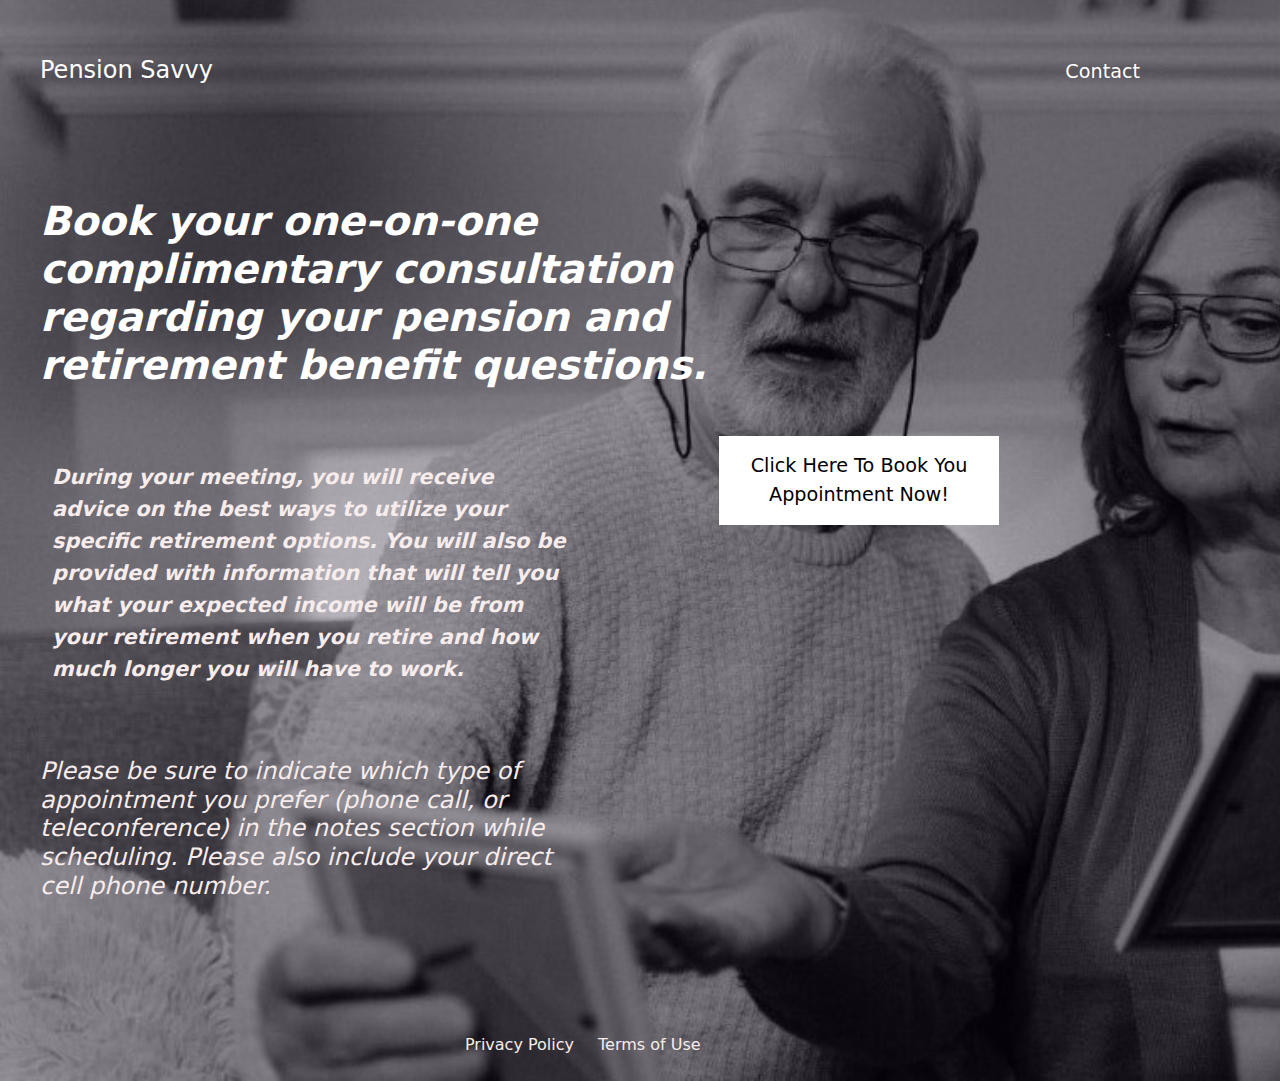
<file: index.html>
<!DOCTYPE html>
<html lang="en">

<head>
  <meta charset="UTF-8">
  <meta name="viewport" content="width=device-width, initial-scale=1.0">
  <title></title>
  <link rel="stylesheet" href="/style.css">
  <link href="https://cdn.jsdelivr.net/npm/bootstrap@5.3.3/dist/css/bootstrap.min.css" rel="stylesheet"
    integrity="sha384-QWTKZyjpPEjISv5WaRU9OFeRpok6YctnYmDr5pNlyT2bRjXh0JMhjY6hW+ALEwIH" crossorigin="anonymous">

</head>

<body>
  <section class="container text">

    <nav class="container id">
      <div class="nav d-flex justify-content-between">
        <h1 class="col-lg-6 col-sm-6 col-sm-6 logo">Pension Savvy</h1>
        <h1 class="col-lg-6 contact text-end"><a href="#" style="text-decoration: none; color: #FFFFFF;">Contact</a>
        </h1>
      </div>
    </nav>

    <main class="container">
      <p class="h1 col-lg-9 col-sm-12">
        <span class="fw-bold">
          Book your one-on-one complimentary consultation regarding your pension
          and retirement benefit questions.
        </span>
      </p>

      <div class="container-fluid">
        <div class="row">
          <p class="h2 col-lg-6 col-sm-12">
            <span class="fw-bold">
              During your meeting, you will receive advice on the best ways to
              utilize your specific retirement options. You will also be
              provided with information that will tell you what your expected
              income will be from your retirement when you retire and how much
              longer you will have to work.
            </span>
          </p>

          <div class="col-lg-6 col-sm-12">
            <div class="btn btn-white text d-none d-lg-block">
              <a class=".btn btn-white" href="#">Click Here To Book You <br>
                Appointment Now!</a>
            </div>
          </div>


        </div>
      </div>

      <p class="h3 col-lg-6 col-sm-12">
        Please be sure to indicate which type of appointment you prefer (phone
        call, or teleconference) in the notes section while scheduling. Please
        also include your direct cell phone number.
      </p>

      <div class=".btn btn-white d-sm-block d-md-block d-lg-none low text-center">
        <a class="btn btn-white" href="#">Click Here To Book You <br>
          Appointment Now!</a>
      </div>
    </main>

    <footer class="footer d-flex justify-content-between">
      <div class="footer-links container-fluid text-center">
        <div class="row d-flex flex-wrap">
          <div class="col-lg-6 col-md-12 first">
            <a class="footer-link first" href="/privacy.html">Privacy Policy</a>
          </div>

          <div class="col-lg-6 col-md-12 last">
            <a class="footer-link last" href="/term.html">Terms of Use</a>
          </div>
        </div>
      </div>
    </footer>
  </section>


  <script src="https://cdn.jsdelivr.net/npm/bootstrap@5.3.3/dist/js/bootstrap.bundle.min.js"
    integrity="sha384-YvpcrYf0tY3lHB60NNkmXc5s9fDVZLESaAA55NDzOxhy9GkcIdslK1eN7N6jIeHz"
    crossorigin="anonymous"></script>

</body>

</html>
</file>
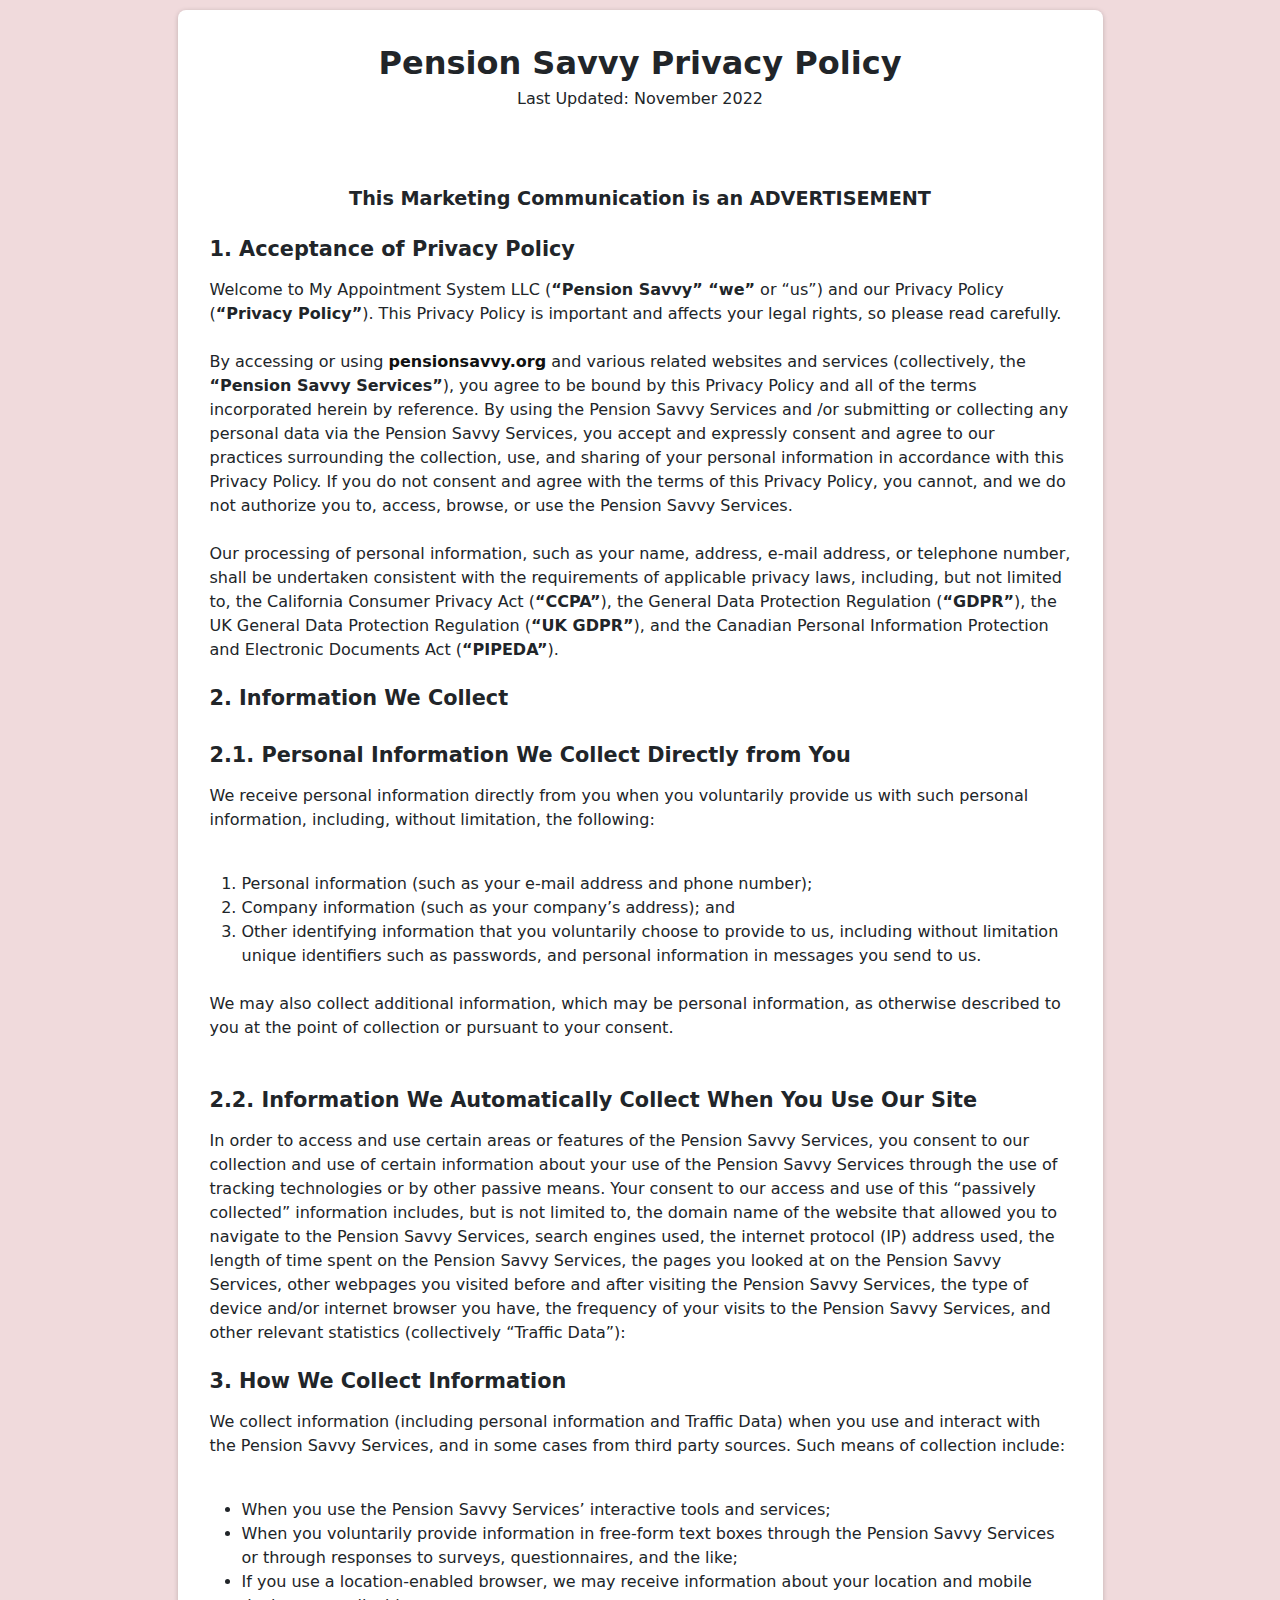
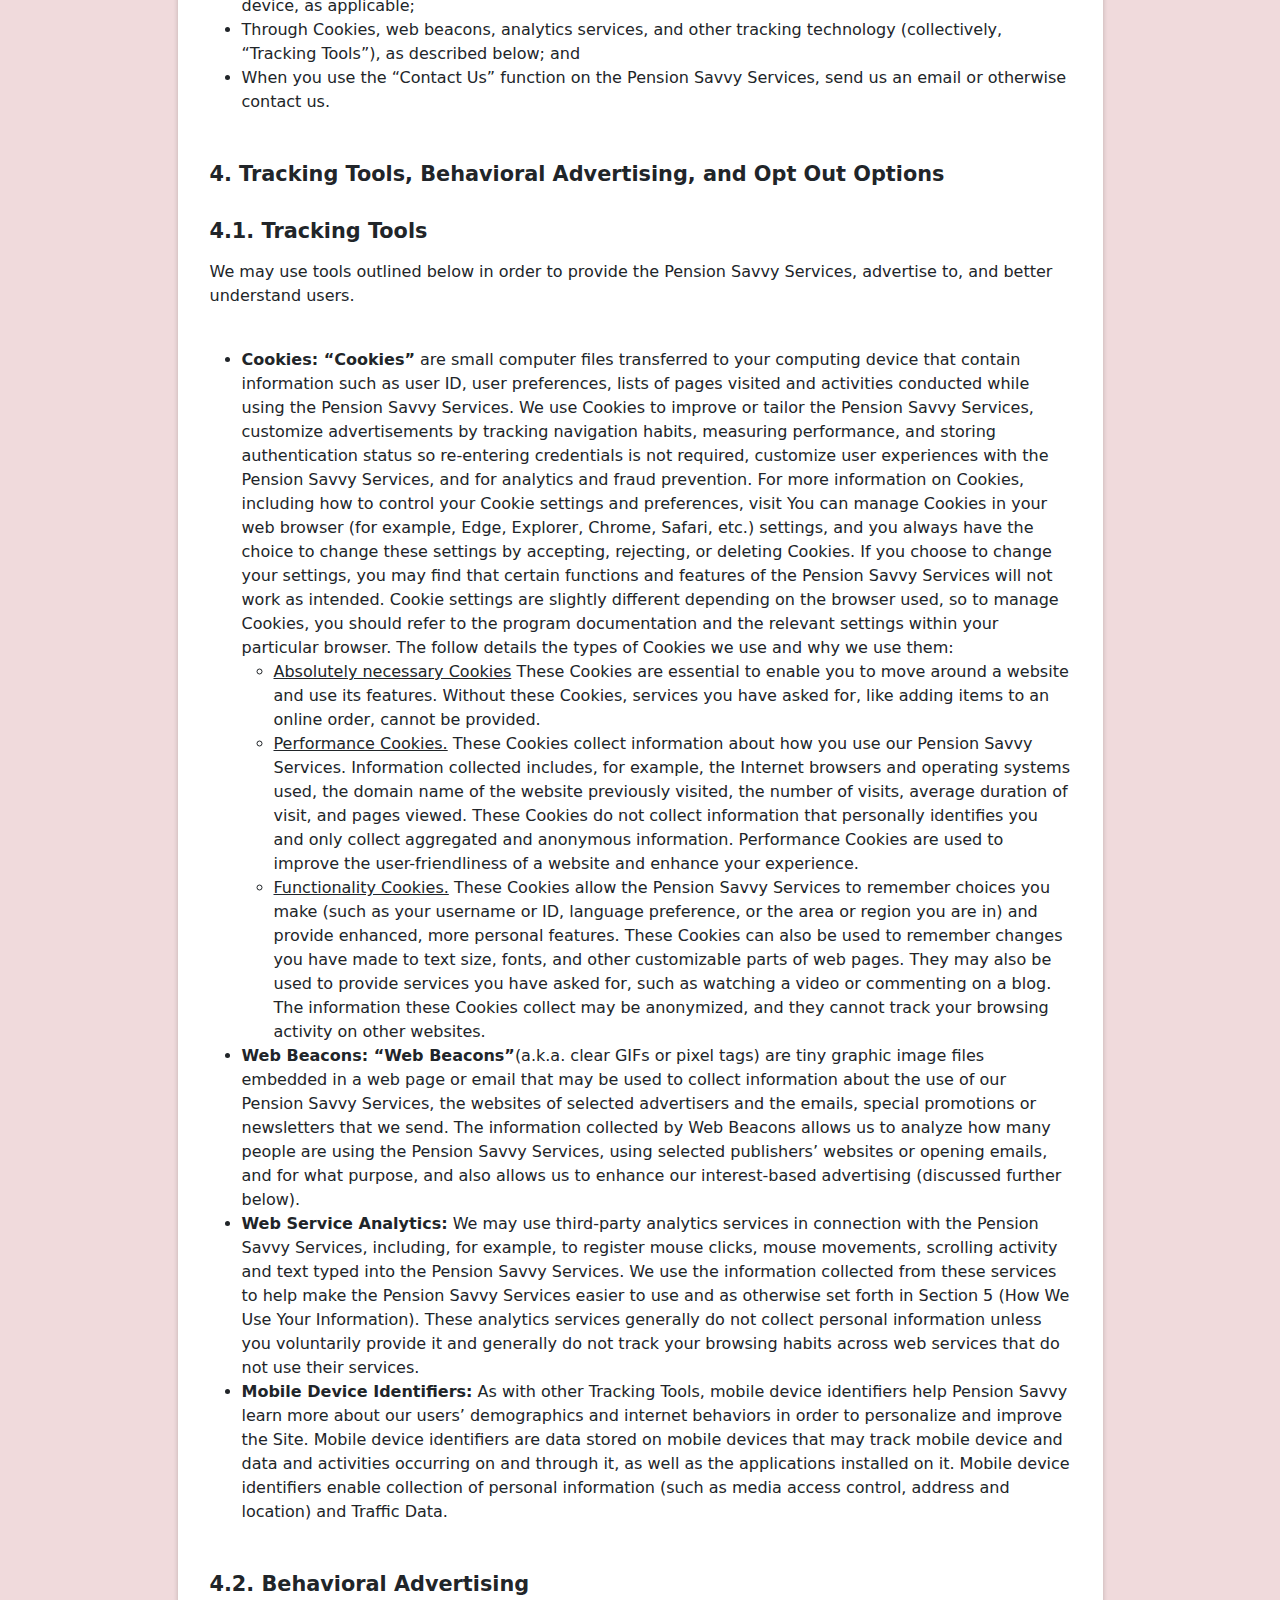
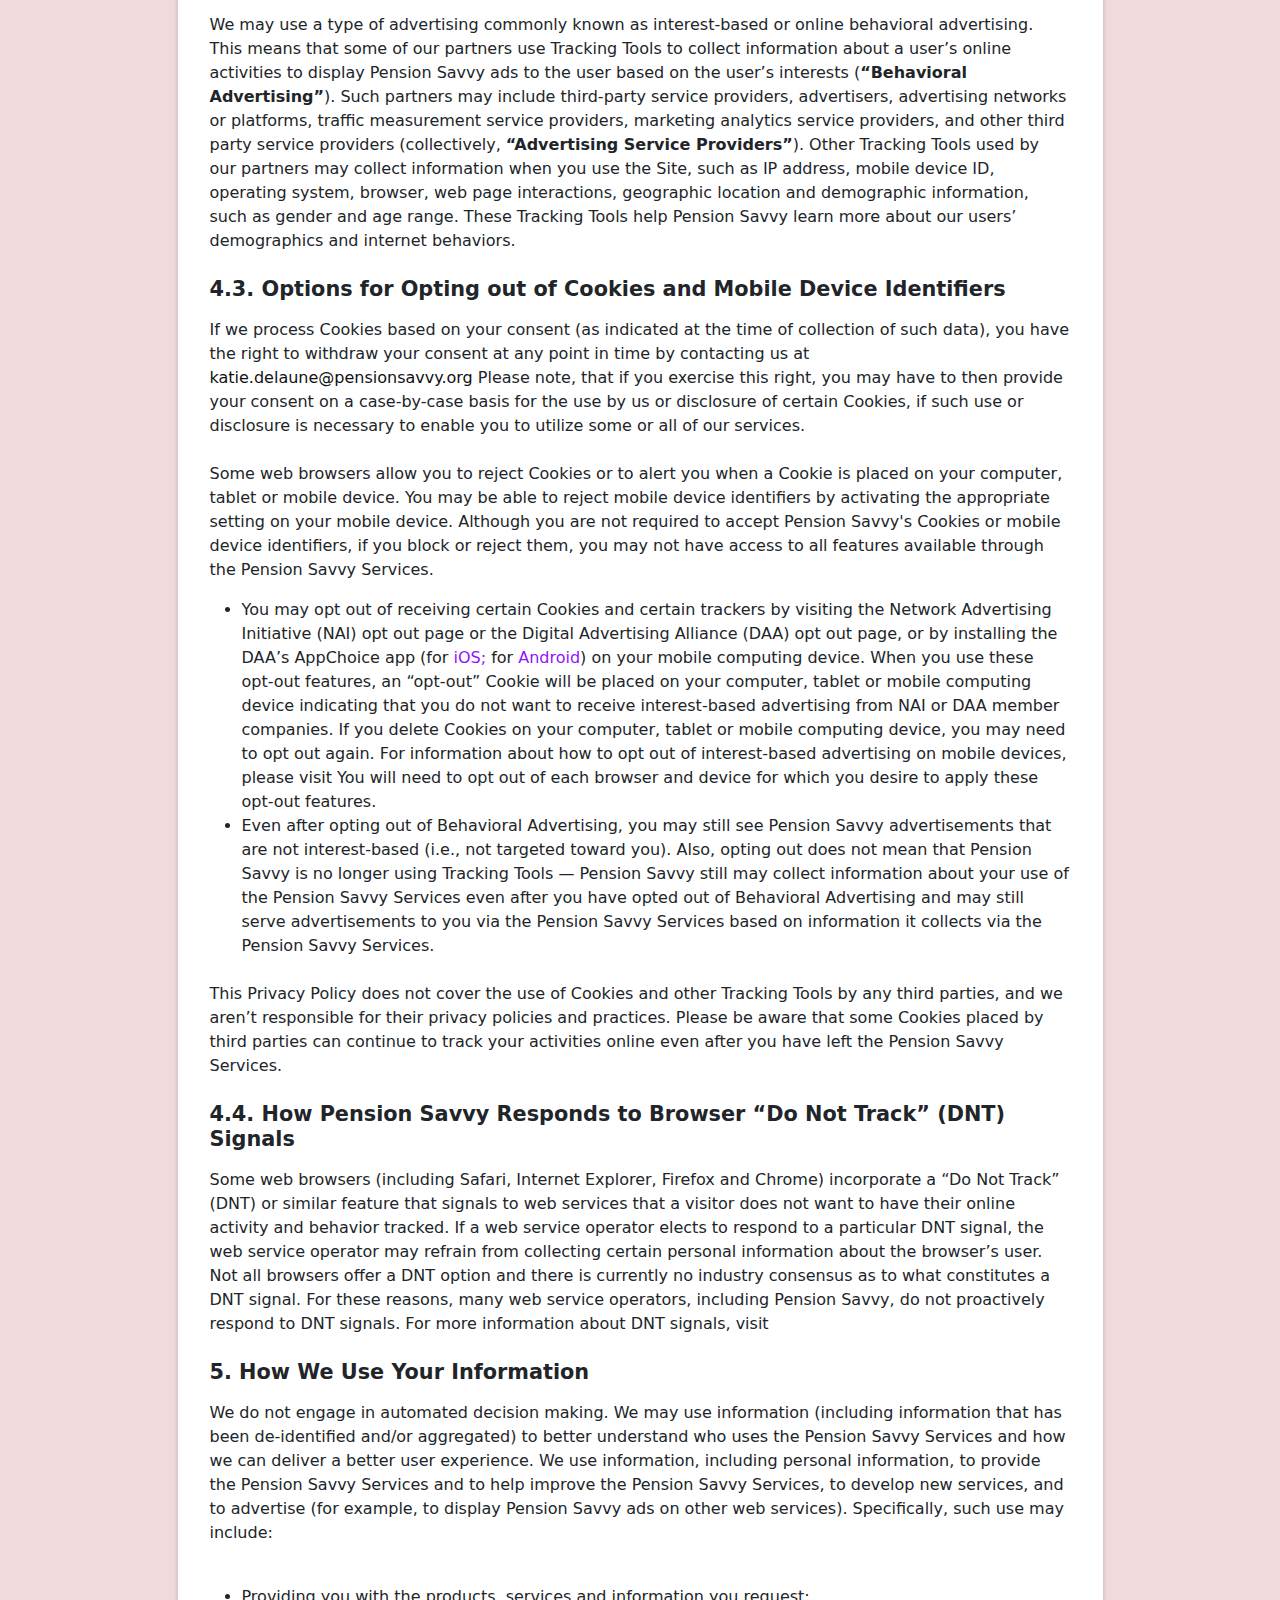
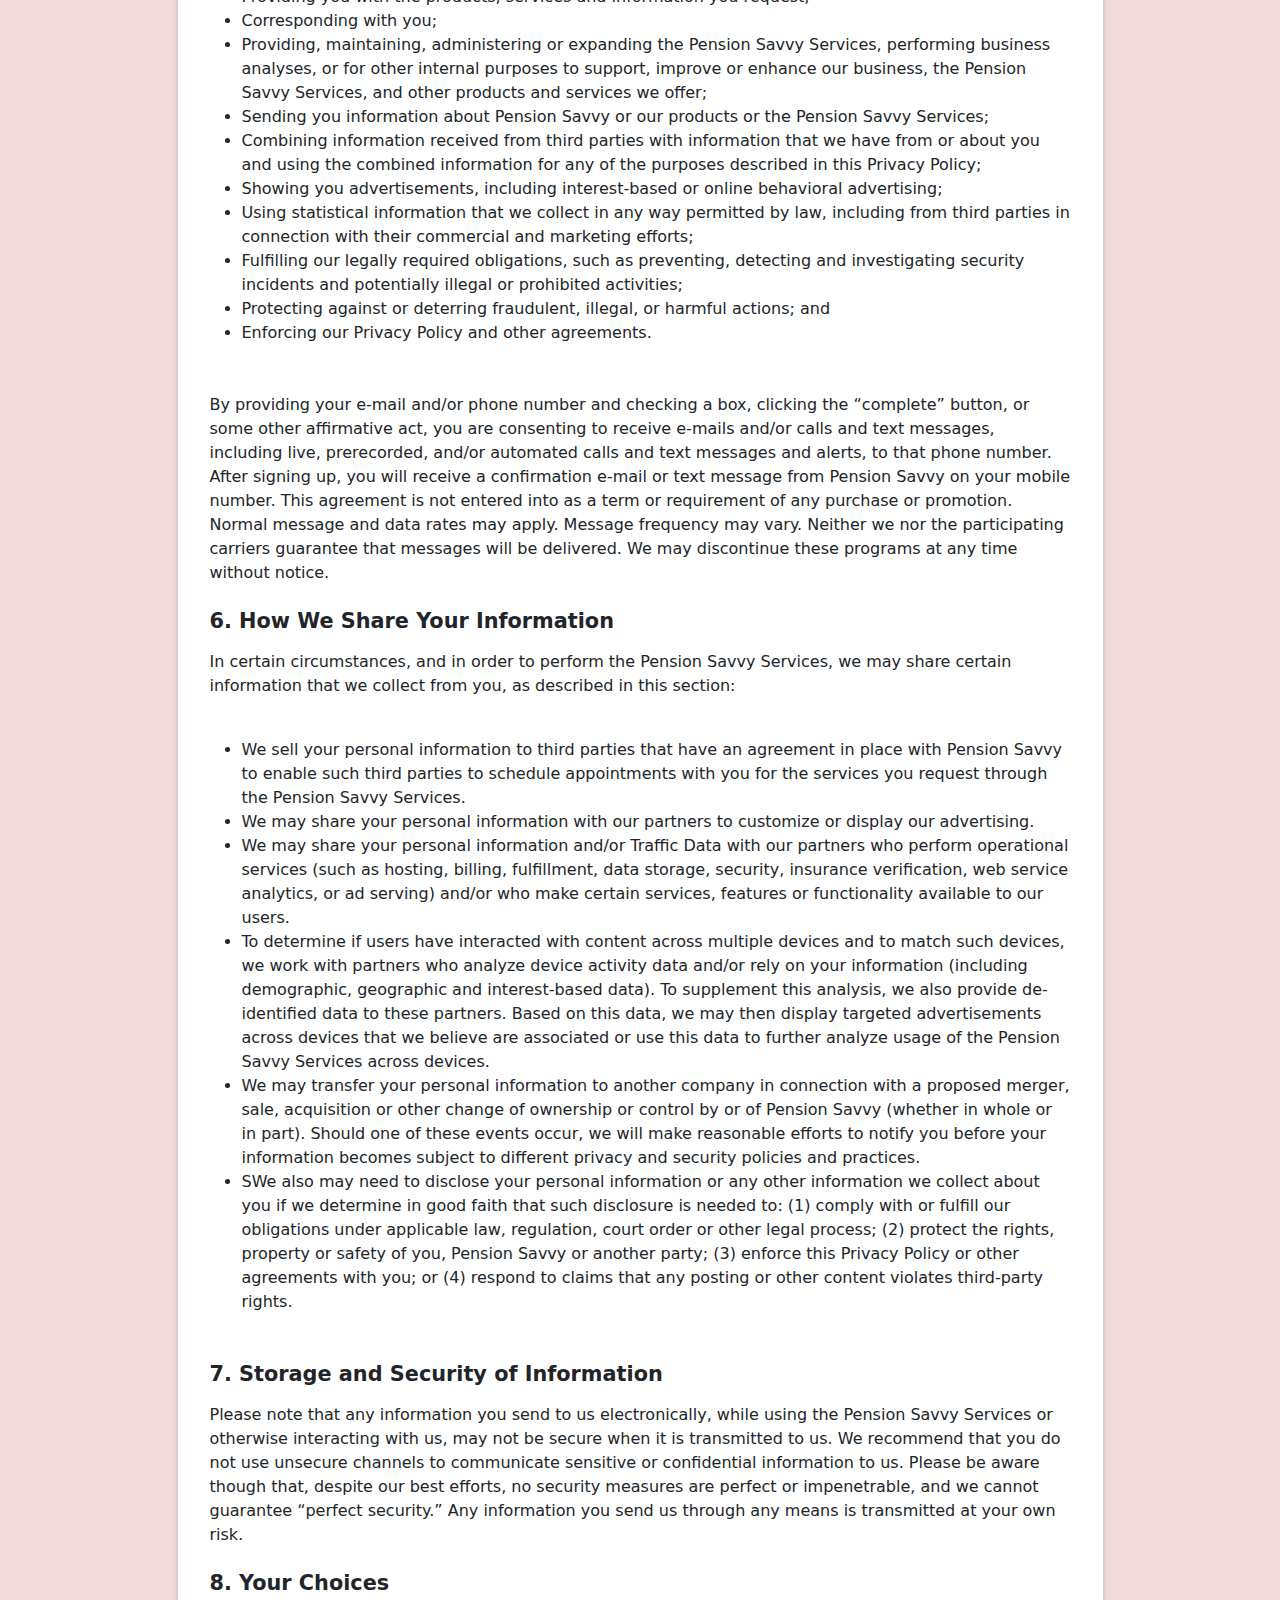
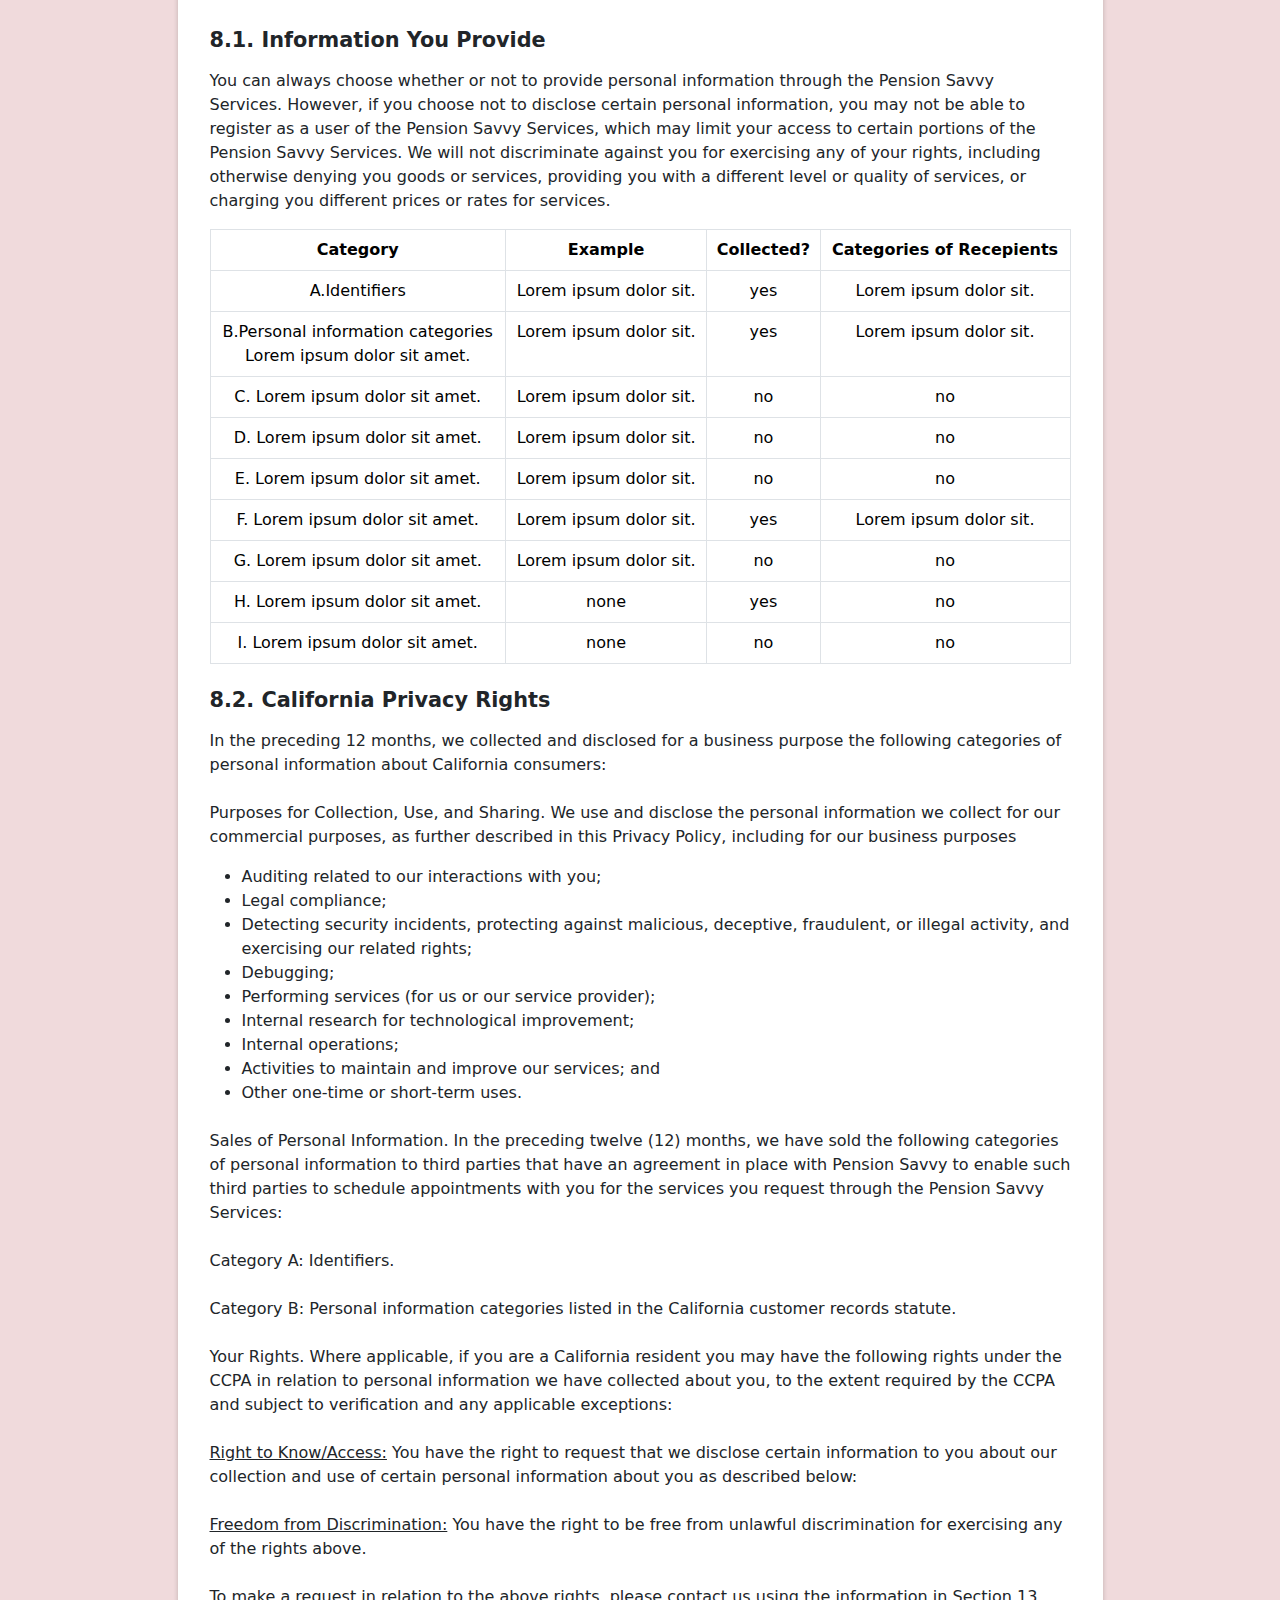
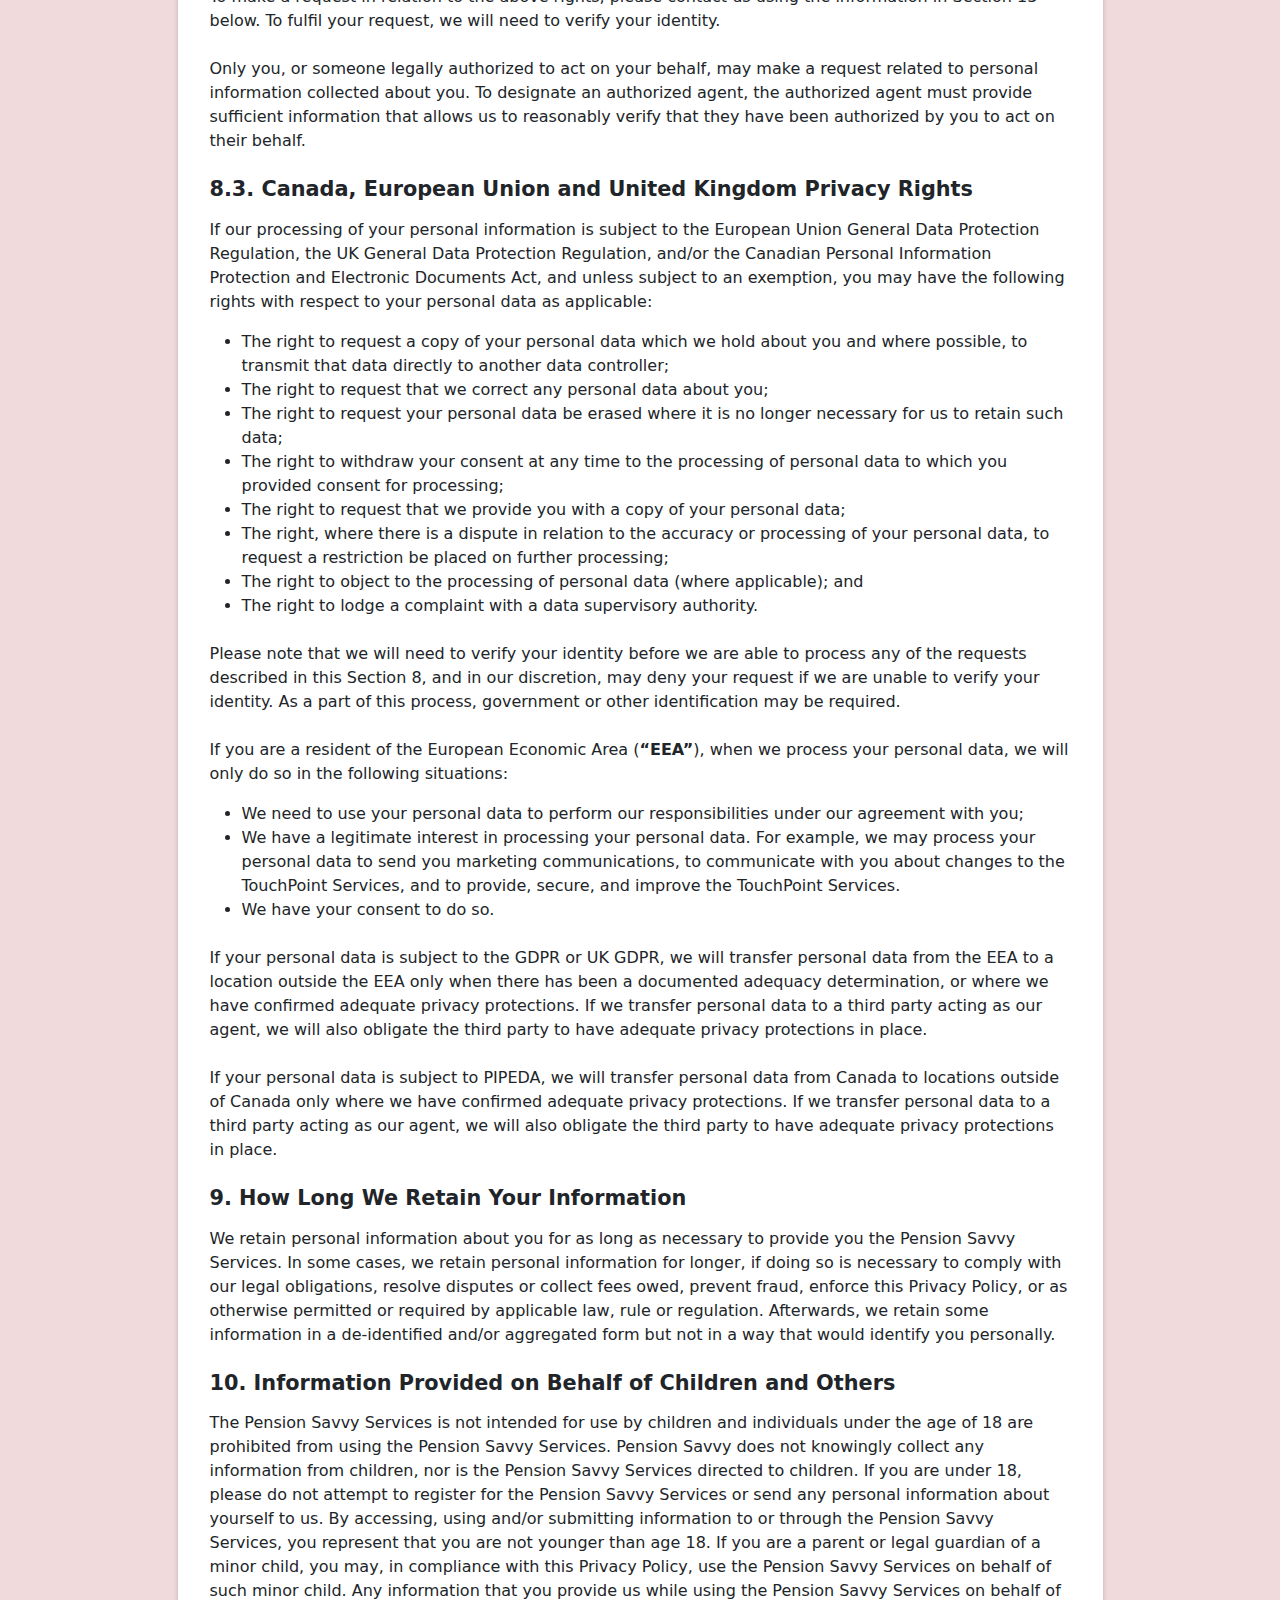
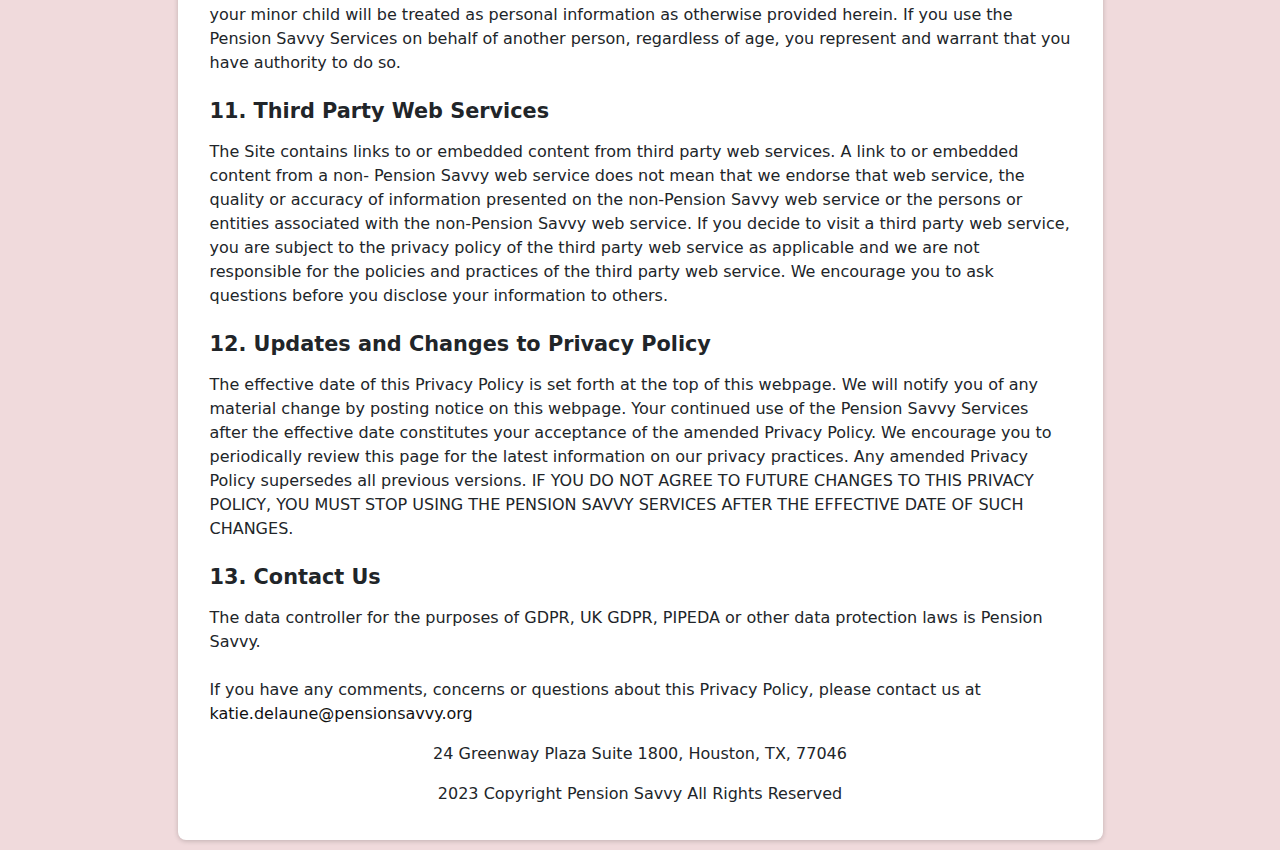
<file: privacy.html>
<!DOCTYPE html>
<html lang="en">

<head>
    <meta charset="UTF-8" />
    <meta name="viewport" content="width=device-width, initial-scale=1.0" />
    <title>Privacy Policy</title>
    <link rel="stylesheet" href="privacy.css" />
    <link href="https://cdn.jsdelivr.net/npm/bootstrap@5.3.3/dist/css/bootstrap.min.css" rel="stylesheet"
        integrity="sha384-QWTKZyjpPEjISv5WaRU9OFeRpok6YctnYmDr5pNlyT2bRjXh0JMhjY6hW+ALEwIH" crossorigin="anonymous" />
  
       
</head>

<body>
    <section class="privacy-policy">
        <div class="content-container">
            <div class="container">
                <div class="row">
                    <p class="col-lg-12 text-center heading">
                        <span class="heading">Pension Savvy Privacy Policy</span>
                    </p>
                    <p class="col-lg-12 text-center caption">
                        Last Updated: November 2022
                    </p>
                </div>
            </div>
            <p class="col-lg-12 text-center sub-heading">
                <p class="sub-heading">This Marketing Communication is an ADVERTISEMENT
                </p>
            </p>
            <div class="heading-1">
                <h4 class="fw-bold">1. Acceptance of Privacy Policy</h4>
                <p>
                    Welcome to My Appointment System LLC (<span class="fw-bold">“Pension Savvy” “we”</span> or <span>
                        “us”</span>) and our Privacy
                    Policy (<span class="fw-bold">“Privacy Policy”</span>). This Privacy Policy is important and affects your legal
                    rights, so please
                    read carefully.
                </p>
                <p>
                    By accessing or using <a href="#" target="_blank"
                        style="text-decoration: none; color: #111111;"><span class="fw-bold">pensionsavvy.org</span></a> and various
                    related websites and services
                    (collectively, the <span class="fw-bold">“Pension Savvy Services”</span>), you agree to be bound by this Privacy
                    Policy and all
                    of the terms incorporated herein by reference. By using the Pension Savvy Services and /or
                    submitting or collecting any personal data via the Pension Savvy Services, you accept and expressly
                    consent and agree to our practices surrounding the collection, use, and sharing of your personal
                    information in accordance with this Privacy Policy. If you do not consent and agree with the terms
                    of this Privacy Policy, you cannot, and we do not authorize you to, access, browse, or use the
                    Pension Savvy Services.
                </p>
                <p>
                    Our processing of personal information, such as your name, address, e-mail address, or telephone
                    number, shall be undertaken consistent with the requirements of applicable privacy laws, including,
                    but not limited to, the California Consumer Privacy Act (<span class="fw-bold">“CCPA”</span>), the General Data
                    Protection
                    Regulation (<span class="fw-bold">“GDPR”</span>), the UK General Data Protection Regulation (<span class="fw-bold">“UK
                        GDPR”</span>), and the Canadian
                    Personal Information Protection and Electronic Documents Act (<span class="fw-bold">“PIPEDA”</span>).
                </p>
            </div>

            <div class="heading-1">
                <h4><span class="fw-bold">2. Information We Collect</span> </h4>
                <br>
                <h4><span class="fw-bold">2.1. Personal Information We Collect Directly from You</span></h4>
                <p>
                    We receive personal information directly from you when you voluntarily provide us with such personal
                    information, including, without limitation, the following:
                </p>
                <p>
                <ol>
                    <li>Personal information (such as your e-mail address and phone number);</li>
                    <li>Company information (such as your company’s address); and</li>
                    <li>Other identifying information that you voluntarily choose to provide to us, including without
                        limitation unique identifiers such as passwords, and personal information in messages you send
                        to us.</li>
                </ol>
                <p>
                    We may also collect additional information, which may be personal information, as otherwise
                    described to you at the point of collection or pursuant to your consent.
                </p>
                </p>

            </div>

            <div class="heading-1">
                <h4><span class="fw-bold">2.2. Information We Automatically Collect When You Use Our Site</span> </h4>
                <p>
                    In order to access and use certain areas or features of the Pension Savvy Services, you consent
                    to our collection and use of certain information about your use of the Pension Savvy Services
                    through the use of tracking technologies or by other passive means. Your consent to our access and
                    use of this “passively collected” information includes, but is not limited to, the domain name of
                    the website that allowed you to navigate to the Pension Savvy Services, search engines used,
                    the internet protocol (IP) address used, the length of time spent on the Pension Savvy
                    Services, the pages you looked at on the Pension Savvy Services, other webpages you visited
                    before and after visiting the Pension Savvy Services, the type of device and/or internet
                    browser you have, the frequency of your visits to the Pension Savvy Services, and other
                    relevant statistics (collectively “Traffic Data”):
                </p>

            </div>

            <div class="heading-1">
                <h4><span class="fw-bold">3. How We Collect Information</span> </h4>
                <p>
                    We collect information (including personal information and Traffic Data) when you use and interact
                    with the Pension Savvy Services, and in some cases from third party sources. Such means of
                    collection include:
                </p>
                <p>
                <ul>
                    <li><span>When you use the Pension Savvy Services’ interactive tools and services;</span></li>
                    <li><span>When you voluntarily provide information in free-form text boxes through the Pension Savvy
                        Services or through responses to surveys, questionnaires, and the like;</span></li>
                    <li><span>If you use a location-enabled browser, we may receive information about your location and
                            mobile device, as applicable;</span></li>
                    <li><span>Through Cookies, web beacons, analytics services, and other tracking technology
                            (collectively, <span>“Tracking Tools”</span>), as described below; and</span></li>
                    <li><span>When you use the “Contact Us” function on the Pension Savvy Services, send us an
                            email or otherwise contact us.</span></li>

                </ul>
                </p>

            </div>


            <div class="heading-1">
                <h4><span class="fw-bold">4. Tracking Tools, Behavioral Advertising, and Opt Out Options</span> </h4>
                <br>
                <h4><span class="fw-bold">4.1. Tracking Tools</span></h4>
                <p>
                    We may use tools outlined below in order to provide the Pension Savvy Services, advertise to,
                    and better understand users.
                </p>
                <p>
                <ul>
                    <li><span><span class="fw-bold">Cookies: “Cookies”</span> are small computer files transferred to your computing
                            device that contain information such as user ID, user preferences, lists of pages visited
                            and activities conducted while using the Pension Savvy Services. We use Cookies to
                            improve or tailor the Pension Savvy Services, customize advertisements by tracking
                            navigation habits, measuring performance, and storing authentication status so re-entering
                            credentials is not required, customize user experiences with the Pension Savvy
                            Services, and for analytics and fraud prevention. For more information on Cookies, including
                            how to control your Cookie settings and preferences, visit  You can
                            manage Cookies in your web browser (for example, Edge, Explorer, Chrome, Safari, etc.)
                            settings, and you always have the choice to change these settings by accepting, rejecting,
                            or deleting Cookies. If you choose to change your settings, you may find that certain
                            functions and features of the Pension Savvy Services will not work as intended. Cookie
                            settings are slightly different depending on the browser used, so to manage Cookies, you
                            should refer to the program documentation and the relevant settings within your particular
                            browser. The follow details the types of Cookies we use and why we use them:</span></li>
                    <ul>
                        <li><span><u>Absolutely necessary Cookies</u> These Cookies are essential to enable you to move
                                around a website and use its features. Without these Cookies, services you have asked
                                for, like adding items to an online order, cannot be provided.</span></li>
                        <li><span><u>Performance Cookies.</u> These Cookies collect information about how you use our Pension Savvy
                            Services. Information collected includes, for example, the Internet
                                browsers and operating systems used, the domain name of the website previously visited,
                                the number of visits, average duration of visit, and pages viewed. These Cookies do not
                                collect information that personally identifies you and only collect aggregated and
                                anonymous information. Performance Cookies are used to improve the user-friendliness of
                                a website and enhance your experience.</span></li>
                        <li><span><u>Functionality Cookies.</u> These Cookies allow the Pension Savvy Services to
                                remember choices you make (such as your username or ID, language preference, or the area
                                or region you are in) and provide enhanced, more personal features. These Cookies can
                                also be used to remember changes you have made to text size, fonts, and other
                                customizable parts of web pages. They may also be used to provide services you have
                                asked for, such as watching a video or commenting on a blog. The information these
                                Cookies collect may be anonymized, and they cannot track your browsing activity on other
                                websites.</span></li>

                    </ul>

                    <li><span><span class="fw-bold">Web Beacons: “Web Beacons”</span>(a.k.a. clear GIFs or pixel tags) are tiny
                            graphic image files embedded in a web page or email that may be used to collect information
                            about the use of our Pension Savvy Services, the websites of selected advertisers and
                            the emails, special promotions or newsletters that we send. The information collected by Web
                            Beacons allows us to analyze how many people are using the Pension Savvy Services,
                            using selected publishers’ websites or opening emails, and for what purpose, and also allows
                            us to enhance our interest-based advertising (discussed further below).</span></li>

                    <li><span><span class="fw-bold">Web Service Analytics:</span> We may use third-party analytics services in
                            connection with the Pension Savvy Services, including, for example, to register mouse
                            clicks, mouse movements, scrolling activity and text typed into the Pension Savvy
                            Services. We use the information collected from these services to help make the Pension Savvy
                            Services easier to use and as otherwise set forth in Section 5 (How We Use Your
                            Information). These analytics services generally do not collect personal information unless
                            you voluntarily provide it and generally do not track your browsing habits across web
                            services that do not use their services.</span></li>

                    <li><span><span class="fw-bold">Mobile Device Identifiers:</span> As with other Tracking Tools, mobile device
                            identifiers help Pension Savvy learn more about our users’ demographics and internet
                            behaviors in order to personalize and improve the Site. Mobile device identifiers are data
                            stored on mobile devices that may track mobile device and data and activities occurring on
                            and through it, as well as the applications installed on it. Mobile device identifiers
                            enable collection of personal information (such as media access control, address and
                            location) and Traffic Data.</span></li>


                </ul>
                </p>

            </div>


            <div class="heading-1">
                <h4><span class="fw-bold">4.2. Behavioral Advertising</span> </h4>
                <p>
                    We may use a type of advertising commonly known as interest-based or online behavioral advertising.
                    This means that some of our partners use Tracking Tools to collect information about a user’s online
                    activities to display Pension Savvy ads to the user based on the user’s interests
                    (<span class="fw-bold">“Behavioral Advertising”</span>). Such partners may include third-party service
                    providers, advertisers, advertising networks or platforms, traffic measurement service providers,
                    marketing analytics service providers, and other third party service providers (collectively,
                    <span class="fw-bold">“Advertising Service Providers”</span>). Other Tracking Tools used by our partners may
                    collect information when you use the Site, such as IP address, mobile device ID, operating system,
                    browser, web page interactions, geographic location and demographic information, such as gender and
                    age range. These Tracking Tools help Pension Savvy learn more about our users’ demographics and
                    internet behaviors.
                </p>

            </div>


            <div class="heading-1">
                <h4><span class="fw-bold">4.3. Options for Opting out of Cookies and Mobile Device Identifiers</span> </h4>
                <p>
                    If we process Cookies based on your consent (as indicated at the time of collection of such data),
                    you have the right to withdraw your consent at any point in time by contacting us at
                    <a href="mailto:katie.delaune@pensionsavvy.org" style="text-decoration: none; color: #111111;">katie.delaune@pensionsavvy.org</a> Please note, that if you exercise this right, you may have to
                    then provide your consent on a case-by-case basis for the use by us or disclosure of certain
                    Cookies, if such use or disclosure is necessary to enable you to utilize some or all of our
                    services.
                </p>
                <p>
                    Some web browsers allow you to reject Cookies or to alert you when a Cookie is placed on your
                    computer, tablet or mobile device. You may be able to reject mobile device identifiers by activating
                    the appropriate setting on your mobile device. Although you are not required to accept Pension Savvy's Cookies or mobile device identifiers, if you block or reject them, you may not have access
                    to all features available through the Pension Savvy Services.
                </p>
                <ul>
                    <li>
                        <span>You may opt out of receiving certain Cookies and certain trackers by visiting the Network
                            Advertising Initiative (NAI) opt out page or the Digital Advertising Alliance (DAA) opt out
                            page, or by installing the DAA’s AppChoice app (for <a
                                href="https://apps.apple.com/us/app/appchoices/id894822870" target="_blank"
                                style="text-decoration: none; color: rgba(144, 19, 254, 1);">iOS;</a> for <a
                                href="https://play.google.com/store/apps/details?id=com.DAA.appchoices&hl=en&pli=1"
                                target="_blank"
                                style="text-decoration: none; color: rgba(144, 19, 254, 1);">Android</a>) on your mobile
                            computing device. When you use these opt-out features, an “opt-out” Cookie will be placed on
                            your computer, tablet or mobile computing device indicating that you do not want to receive
                            interest-based advertising from NAI or DAA member companies. If you delete Cookies on your
                            computer, tablet or mobile computing device, you may need to opt out again. For information
                            about how to opt out of interest-based advertising on mobile devices, please visit 
                            You will need to opt out of each browser and device for which you desire to apply these
                            opt-out features.</span>
                    </li>
                    <li>
                        <span>Even after opting out of Behavioral Advertising, you may still see Pension Savvy
                            advertisements that are not interest-based (i.e., not targeted toward you). Also, opting out
                            does not mean that Pension Savvy is no longer using Tracking Tools — Pension Savvy
                            still may collect information about your use of the Pension Savvy Services even after
                            you have opted out of Behavioral Advertising and may still serve advertisements to you via
                            the Pension Savvy Services based on information it collects via the Pension Savvy
                            Services.</span>
                    </li>
                </ul>
                <p>
                    This Privacy Policy does not cover the use of Cookies and other Tracking Tools by any third parties,
                    and we aren’t responsible for their privacy policies and practices. Please be aware that some
                    Cookies placed by third parties can continue to track your activities online even after you have
                    left the Pension Savvy Services.
                </p>
            </div>


            <div class="heading-1">
                <h4><span class="fw-bold">4.4. How Pension Savvy Responds to Browser “Do Not Track” (DNT) Signals</span> </h4>
                <p>
                    Some web browsers (including Safari, Internet Explorer, Firefox and Chrome) incorporate a “Do Not
                    Track” (DNT) or similar feature that signals to web services that a visitor does not want to have
                    their online activity and behavior tracked. If a web service operator elects to respond to a
                    particular DNT signal, the web service operator may refrain from collecting certain personal
                    information about the browser’s user. Not all browsers offer a DNT option and there is currently no
                    industry consensus as to what constitutes a DNT signal. For these reasons, many web service
                    operators, including Pension Savvy, do not proactively respond to DNT signals. For more
                    information about DNT signals, visit
                </p>

            </div>

            <div class="heading-1">
                <h4><span class="fw-bold">5. How We Use Your Information</span> </h4>
                <p>
                    We do not engage in automated decision making. We may use information (including information that
                    has been de-identified and/or aggregated) to better understand who uses the Pension Savvy
                    Services and how we can deliver a better user experience. We use information, including personal
                    information, to provide the Pension Savvy Services and to help improve the Pension Savvy
                    Services, to develop new services, and to advertise (for example, to display Pension Savvy ads
                    on other web services). Specifically, such use may include:
                </p>
                <p>
                <ul>
                    <li><span>Providing you with the products, services and information you request;</span></li>
                    <li><span>Corresponding with you;</span></li>
                    <li><span>Providing, maintaining, administering or expanding the Pension Savvy Services,
                            performing business analyses, or for other internal purposes to support, improve or enhance
                            our business, the Pension Savvy Services, and other products and services we
                            offer;</span></li>
                    <li><span>Sending you information about Pension Savvy or our products or the Pension Savvy
                            Services;</span></li>
                    <li><span>Combining information received from third parties with information that we have from or
                            about you and using the combined information for any of the purposes described in this
                            Privacy Policy;</span></li>
                    <li><span>Showing you advertisements, including interest-based or online behavioral
                            advertising;</span></li>
                    <li><span>Using statistical information that we collect in any way permitted by law, including from
                            third parties in connection with their commercial and marketing efforts;</span></li>
                    <li><span>Fulfilling our legally required obligations, such as preventing, detecting and
                            investigating security incidents and potentially illegal or prohibited activities;</span>
                    </li>
                    <li><span>Protecting against or deterring fraudulent, illegal, or harmful actions; and</span></li>
                    <li><span>Enforcing our Privacy Policy and other agreements.</span></li>

                </ul>
                </p>
                <p>
                    By providing your e-mail and/or phone number and checking a box, clicking the “complete” button, or
                    some other affirmative act, you are consenting to receive e-mails and/or calls and text messages,
                    including live, prerecorded, and/or automated calls and text messages and alerts, to that phone
                    number. After signing up, you will receive a confirmation e-mail or text message from Pension Savvy on your mobile number. This agreement is not entered into as a term or requirement of any
                    purchase or promotion. Normal message and data rates may apply. Message frequency may vary. Neither
                    we nor the participating carriers guarantee that messages will be delivered. We may discontinue
                    these programs at any time without notice.
                </p>
            </div>

            <div class="heading-1">
                <h4><span class="fw-bold">6. How We Share Your Information</span> </h4>
                <p>
                    In certain circumstances, and in order to perform the Pension Savvy Services, we may share
                    certain information that we collect from you, as described in this section:
                </p>
                <p>
                <ul>
                    <li><span>We sell your personal information to third parties that have an agreement in place with Pension Savvy
                        to enable such third parties to schedule appointments with you for the
                            services you request through the Pension Savvy Services.</span></li>
                    <li><span>We may share your personal information with our partners to customize or display our
                            advertising.</span></li>
                    <li><span>We may share your personal information and/or Traffic Data with our partners who perform
                            operational services (such as hosting, billing, fulfillment, data storage, security,
                            insurance verification, web service analytics, or ad serving) and/or who make certain
                            services, features or functionality available to our users.</span></li>
                    <li><span>To determine if users have interacted with content across multiple devices and to match
                            such devices, we work with partners who analyze device activity data and/or rely on your
                            information (including demographic, geographic and interest-based data). To supplement this
                            analysis, we also provide de-identified data to these partners. Based on this data, we may
                            then display targeted advertisements across devices that we believe are associated or use
                            this data to further analyze usage of the Pension Savvy Services across devices.</span>
                    </li>
                    <li><span>We may transfer your personal information to another company in connection with a proposed
                            merger, sale, acquisition or other change of ownership or control by or of Pension Savvy
                            (whether in whole or in part). Should one of these events occur, we will make
                            reasonable efforts to notify you before your information becomes subject to different
                            privacy and security policies and practices.</span></li>
                    <li><span>SWe also may need to disclose your personal information or any other information we
                            collect about you if we determine in good faith that such disclosure is needed to: (1)
                            comply with or fulfill our obligations under applicable law, regulation, court order or
                            other legal process; (2) protect the rights, property or safety of you, Pension Savvy
                            or another party; (3) enforce this Privacy Policy or other agreements with you; or (4)
                            respond to claims that any posting or other content violates third-party rights.</span></li>

                </ul>
                </p>

            </div>

            <div class="heading-1">
                <h4><span class="fw-bold">7. Storage and Security of Information</span> </h4>
                <p>
                    Please note that any information you send to us electronically, while using the Pension Savvy
                    Services or otherwise interacting with us, may not be secure when it is transmitted to us. We
                    recommend that you do not use unsecure channels to communicate sensitive or confidential information
                    to us. Please be aware though that, despite our best efforts, no security measures are perfect or
                    impenetrable, and we cannot guarantee “perfect security.” Any information you send us through any
                    means is transmitted at your own risk.
                </p>

            </div>


            <div class="heading-1">
                <h4><span class="fw-bold">8. Your Choices</span> </h4>
                <br>
                <h4><span class="fw-bold">8.1. Information You Provide</span></h4>
                <p>
                    You can always choose whether or not to provide personal information through the Pension Savvy
                    Services. However, if you choose not to disclose certain personal information, you may not be able
                    to register as a user of the Pension Savvy Services, which may limit your access to certain
                    portions of the Pension Savvy Services. We will not discriminate against you for exercising any
                    of your rights, including otherwise denying you goods or services, providing you with a different
                    level or quality of services, or charging you different prices or rates for services.
                </p>
                
                <!-- <img class="img" src="/assets/img/two.png" alt=""> -->
               <table class="table table-bordered text-center">
                    <thead>
                      <tr class="tr">
                        <th scope="col">Category</th>
                        <th scope="col">Example</th>
                        <th scope="col">Collected?</th>
                        <th scope="col">Categories of Recepients</th>
                      </tr>
                    </thead>
                    <tbody>
                      <tr class="ter">
                        <td>A.Identifiers</td>
                        <td>Lorem ipsum dolor sit.</td>
                        <td>yes</td>
                        <td>Lorem ipsum dolor sit.</td>

                    
                      </tr>
                      <tr class="ter">
                        <td>B.Personal information categories <br> Lorem ipsum dolor sit amet.</td>
                        <td>Lorem ipsum dolor sit.</td>
                        <td>yes</td>
                        <td>Lorem ipsum dolor sit.</td>

                       
                      </tr>
                      <tr class="ter">
                        <td>C. Lorem ipsum dolor sit amet.</td>
                        <td>Lorem ipsum dolor sit.</td>
                        <td>no</td>
                        <td>no</td>

                      </tr>
                      <tr class="ter">
                        <td>D. Lorem ipsum dolor sit amet.</td>
                        <td>Lorem ipsum dolor sit.</td>
                        <td>no</td>
                        <td>no</td>

                      </tr>
                      <tr class="ter">
                        <td>E. Lorem ipsum dolor sit amet.</td>
                        <td>Lorem ipsum dolor sit.</td>
                        <td>no</td>
                        <td>no</td>

                      </tr>
                      <tr class="ter">
                        <td>F. Lorem ipsum dolor sit amet.</td>
                        <td>Lorem ipsum dolor sit.</td>
                        <td>yes</td>
                        <td>Lorem ipsum dolor sit.</td>
                      </tr>
                      <tr class="ter" >
                        <td>G. Lorem ipsum dolor sit amet.</td>
                        <td>Lorem ipsum dolor sit.</td>

                        <td>no</td>
                        <td>no</td>
                        
                      </tr>
                      <tr class="ter">
                        <td>H. Lorem ipsum dolor sit amet.</td>
                        <td>none</td>
                        <td>yes</td>
                        <td>no</td>
                      </tr>
                      <tr class="ter">
                        <td>I. Lorem ipsum dolor sit amet.</td>
                        <td>none</td>
                        <td>no</td>
                        <td>no</td>
                      </tr>
                    </tbody>
                  </table>

            </div>


            <div class="heading-1">
                <h4 class="fw-bold">8.2. California Privacy Rights</h4>

                <p>
                    In the preceding 12 months, we collected and disclosed for a business purpose the following
                    categories of personal information about California consumers:
                </p>
                <p>
                    <span> Purposes for Collection, Use, and Sharing.</span> We use and disclose the personal
                    information we collect for our commercial purposes, as further described in this Privacy Policy,
                    including for our business purposes
                </p>
                <ul>
                    <li><span>Auditing related to our interactions with you;</span></li>
                    <li><span>Legal compliance;</span></li>
                    <li><span>Detecting security incidents, protecting against malicious, deceptive, fraudulent, or
                            illegal activity, and exercising our related rights;</span></li>
                    <li><span>Debugging;</span></li>
                    <li><span>Performing services (for us or our service provider);</span></li>
                    <li><span>Internal research for technological improvement;</span></li>
                    <li><span>Internal operations;</span></li>
                    <li><span>Activities to maintain and improve our services; and</span></li>
                    <li><span>Other one-time or short-term uses.</span></li>
                </ul>
                <p>
                    <span> Sales of Personal Information.</span> In the preceding twelve (12) months, we have sold
                    the following categories of personal information to third parties that have an agreement in place
                    with Pension Savvy to enable such third parties to schedule appointments with you for the
                    services you request through the Pension Savvy Services:
                </p>
                <p>Category A: Identifiers.</p>
                <p>Category B: Personal information categories listed in the California customer records statute.</p>

                <p>
                    <span>Your Rights.</span> Where applicable, if you are a California resident you may have the
                    following rights under the CCPA in relation to personal information we have collected about you, to
                    the extent required by the CCPA and subject to verification and any applicable exceptions:
                </p>

                <p>
                    <span style="text-decoration: underline;">Right to Know/Access:</span> You have the right to request
                    that we disclose certain information to you about our collection and use of certain personal
                    information about you as described below:
                </p>

                <p>
                    <span style="text-decoration: underline;">Freedom from Discrimination:</span> You have the right to
                    be free from unlawful discrimination for exercising any of the rights above.
                </p>

                <p>
                    To make a request in relation to the above rights, please contact us using the information in
                    Section 13 below. To fulfil your request, we will need to verify your identity.
                </p>
                <p>
                    Only you, or someone legally authorized to act on your behalf, may make a request related to
                    personal information collected about you. To designate an authorized agent, the authorized agent
                    must provide sufficient information that allows us to reasonably verify that they have been
                    authorized by you to act on their behalf.
                </p>
            </div>


            <div class="heading-1">
                <h4><span class="fw-bold">8.3. Canada, European Union and United Kingdom Privacy Rights</span> </h4>

                <p>
                    If our processing of your personal information is subject to the European Union General Data
                    Protection Regulation, the UK General Data Protection Regulation, and/or the Canadian Personal
                    Information Protection and Electronic Documents Act, and unless subject to an exemption, you may
                    have the following rights with respect to your personal data as applicable:
                </p>
                <ul>
                    <li><span>The right to request a copy of your personal data which we hold about you and where
                            possible, to transmit that data directly to another data controller;</span></li>
                    <li><span>The right to request that we correct any personal data about you;</span></li>
                    <li><span>The right to request your personal data be erased where it is no longer necessary for us
                            to retain such data;</span></li>
                    <li><span>The right to withdraw your consent at any time to the processing of personal data to which
                            you provided consent for processing;</span></li>
                    <li><span>The right to request that we provide you with a copy of your personal data;</span></li>
                    <li><span>The right, where there is a dispute in relation to the accuracy or processing of your
                            personal data, to request a restriction be placed on further processing;</span></li>
                    <li><span>The right to object to the processing of personal data (where applicable); and</span></li>
                    <li><span>The right to lodge a complaint with a data supervisory authority.</span></li>
                </ul>

                <p>
                    Please note that we will need to verify your identity before we are able to process any of the
                    requests described in this Section 8, and in our discretion, may deny your request if we are unable
                    to verify your identity. As a part of this process, government or other identification may be
                    required.
                </p>
                <p>
                    If you are a resident of the European Economic Area (<span class="fw-bold">“EEA”</span>), when we process your
                    personal data, we will only do so in the following situations:
                </p>
                <ul>
                    <li><span>We need to use your personal data to perform our responsibilities under our agreement with
                            you;</span></li>
                    <li><span>We have a legitimate interest in processing your personal data. For example, we may
                            process your personal data to send you marketing communications, to communicate with you
                            about changes to the TouchPoint Services, and to provide, secure, and improve the TouchPoint
                            Services.</span></li>
                    <li><span>We have your consent to do so. </span></li>
                </ul>

                <p>
                    If your personal data is subject to the GDPR or UK GDPR, we will transfer personal data from the EEA
                    to a location outside the EEA only when there has been a documented adequacy determination, or where
                    we have confirmed adequate privacy protections. If we transfer personal data to a third party acting
                    as our agent, we will also obligate the third party to have adequate privacy protections in place.
                </p>
                <p>
                    If your personal data is subject to PIPEDA, we will transfer personal data from Canada to locations
                    outside of Canada only where we have confirmed adequate privacy protections. If we transfer personal
                    data to a third party acting as our agent, we will also obligate the third party to have adequate
                    privacy protections in place.
                </p>
            </div>


            <div class="heading-1">
                <h4><span class="fw-bold">9. How Long We Retain Your Information</span> </h4>
                <p>
                    We retain personal information about you for as long as necessary to provide you the Pension Savvy
                    Services. In some cases, we retain personal information for longer, if doing so is necessary to
                    comply with our legal obligations, resolve disputes or collect fees owed, prevent fraud, enforce
                    this Privacy Policy, or as otherwise permitted or required by applicable law, rule or regulation.
                    Afterwards, we retain some information in a de-identified and/or aggregated form but not in a way
                    that would identify you personally.
                </p>

            </div>

            <div class="heading-1">
                <h4><span class="fw-bold">10. Information Provided on Behalf of Children and Others</span> </h4>
                <p>

                    The Pension Savvy Services is not intended for use by children and individuals under the age of 18
                    are prohibited from using the Pension Savvy Services. Pension Savvy does not knowingly collect any
                    information from children, nor is the Pension Savvy Services directed to children. If you are under
                    18, please do not attempt to register for the Pension Savvy Services or send any personal
                    information about yourself to us. By accessing, using and/or submitting information to or through
                    the Pension Savvy Services, you represent that you are not younger than age 18. If you are a parent
                    or legal guardian of a minor child, you may, in compliance with this Privacy Policy, use the Pension
                    Savvy Services on behalf of such minor child. Any information that you provide us while using the
                    Pension Savvy Services on behalf of your minor child will be treated as personal information as
                    otherwise provided herein. If you use the Pension Savvy Services on behalf of another person,
                    regardless of age, you represent and warrant that you have authority to do so.
                </p>

            </div>


            <div class="heading-1">
                <h4><span class="fw-bold">11. Third Party Web Services</span> </h4>
                <p>

                    The Site contains links to or embedded content from third party web services. A link to or embedded
                    content from a non- Pension Savvy web service does not mean that we endorse that web service, the
                    quality or accuracy of information presented on the non-Pension Savvy web service or the persons or
                    entities associated with the non-Pension Savvy web service. If you decide to visit a third party web
                    service, you are subject to the privacy policy of the third party web service as applicable and we
                    are not responsible for the policies and practices of the third party web service. We encourage you
                    to ask questions before you disclose your information to others.
                </p>

            </div>


            <div class="heading-1">
                <h4><span class="fw-bold">12. Updates and Changes to Privacy Policy </span> </h4>
                <p>

                    The effective date of this Privacy Policy is set forth at the top of this webpage. We will notify
                    you of any material change by posting notice on this webpage. Your continued use of the Pension
                    Savvy Services after the effective date constitutes your acceptance of the amended Privacy Policy.
                    We encourage you to periodically review this page for the latest information on our privacy
                    practices. Any amended Privacy Policy supersedes all previous versions. IF YOU DO NOT AGREE TO
                    FUTURE CHANGES TO THIS PRIVACY POLICY, YOU MUST STOP USING THE PENSION SAVVY SERVICES AFTER THE
                    EFFECTIVE DATE OF SUCH CHANGES.
                </p>

            </div>


            <div class="heading-1">
                <h4><span class="fw-bold">13. Contact Us </span> </h4>
                <p>
                    The data controller for the purposes of GDPR, UK GDPR, PIPEDA or other data protection laws is
                    Pension Savvy.
                </p>

                <p>
                    If you have any comments, concerns or questions about this Privacy Policy, please contact us at
                    <a href="#" style="text-decoration: none; color: #111111;">katie.delaune@pensionsavvy.org</a>
                </p>
            </div>


            <div class="container footer">
                <div class="row">
                    <div class="footer-1 col-lg-12 text-center">
                        <p class="text">
                            24 Greenway Plaza Suite 1800, Houston, TX, 77046
                        </p>
                    </div>
                    <div class="footer-1 col-lg-12 text-center">
                        <p class="footer-12 text">
                            2023 Copyright Pension Savvy All Rights Reserved
                        </p>
                    </div>
                </div>
            </div>

        </div>
    </section>
</body>

</html>
</file>
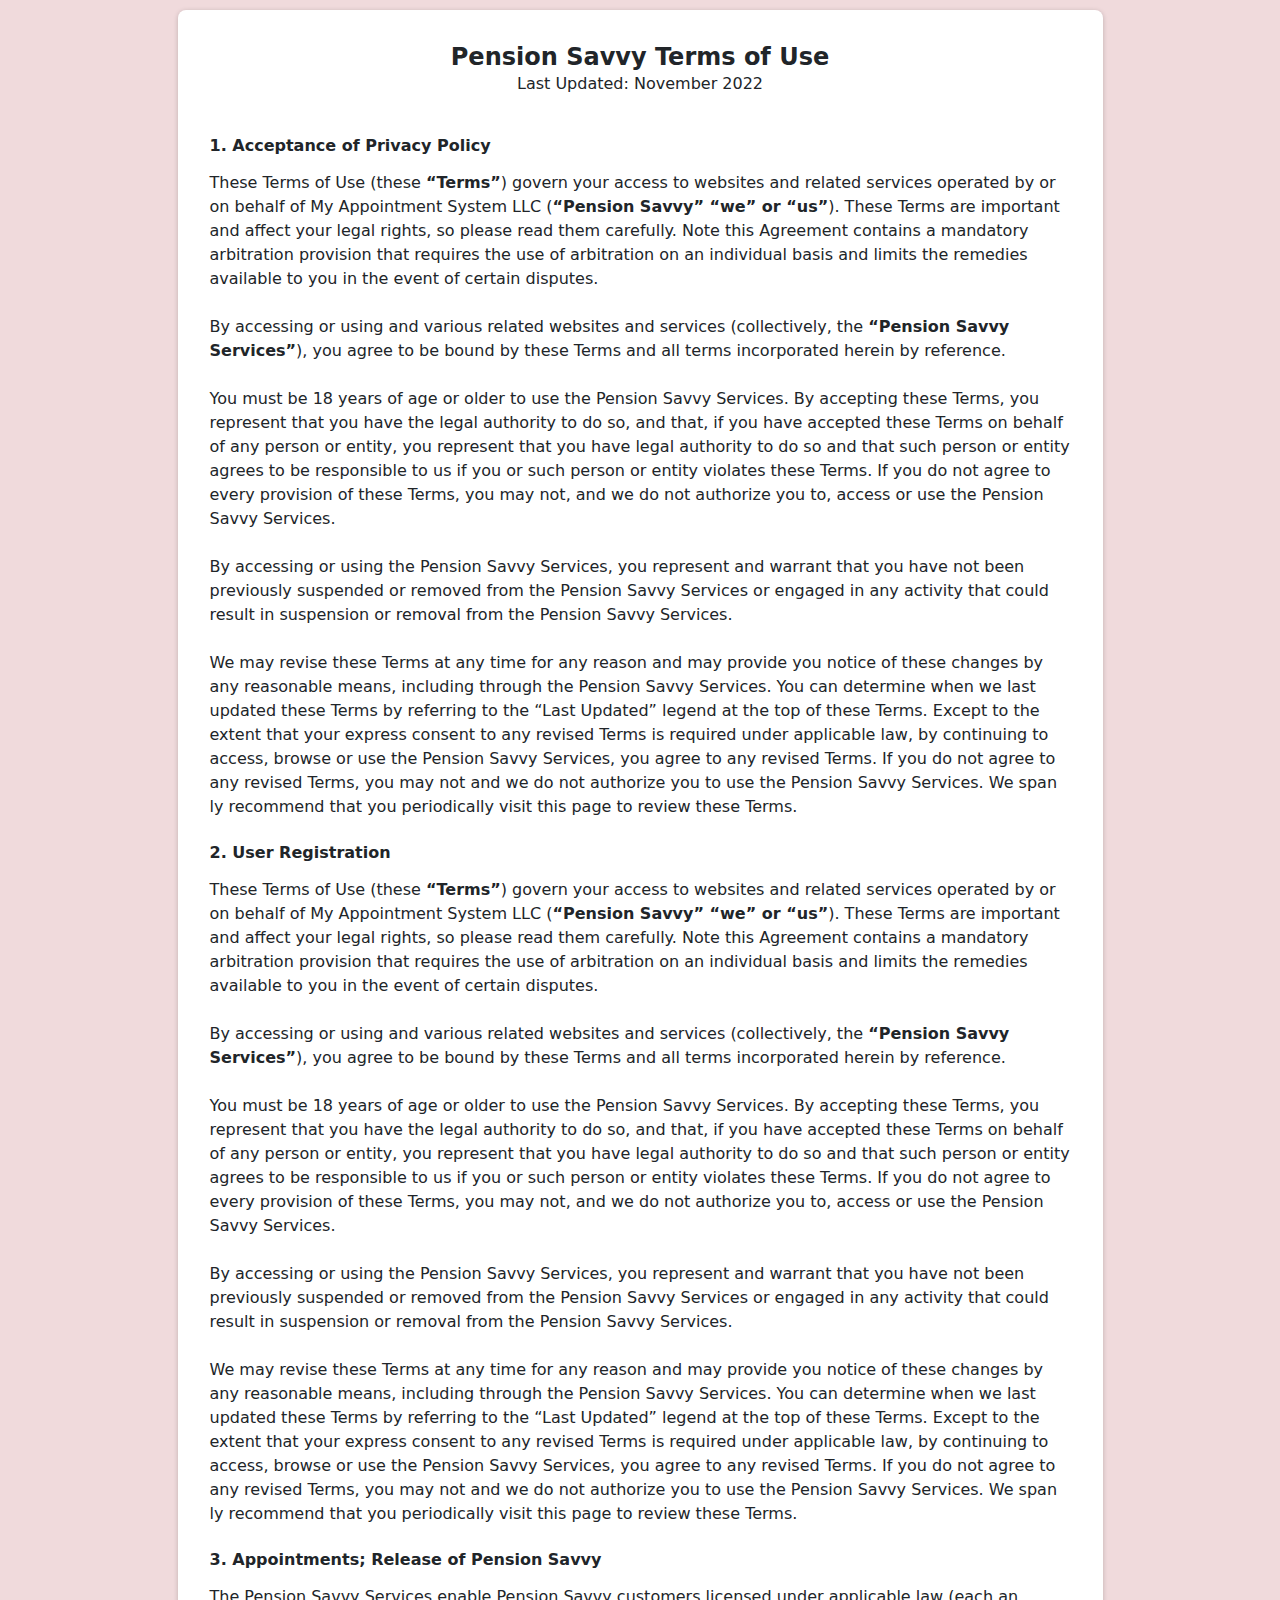
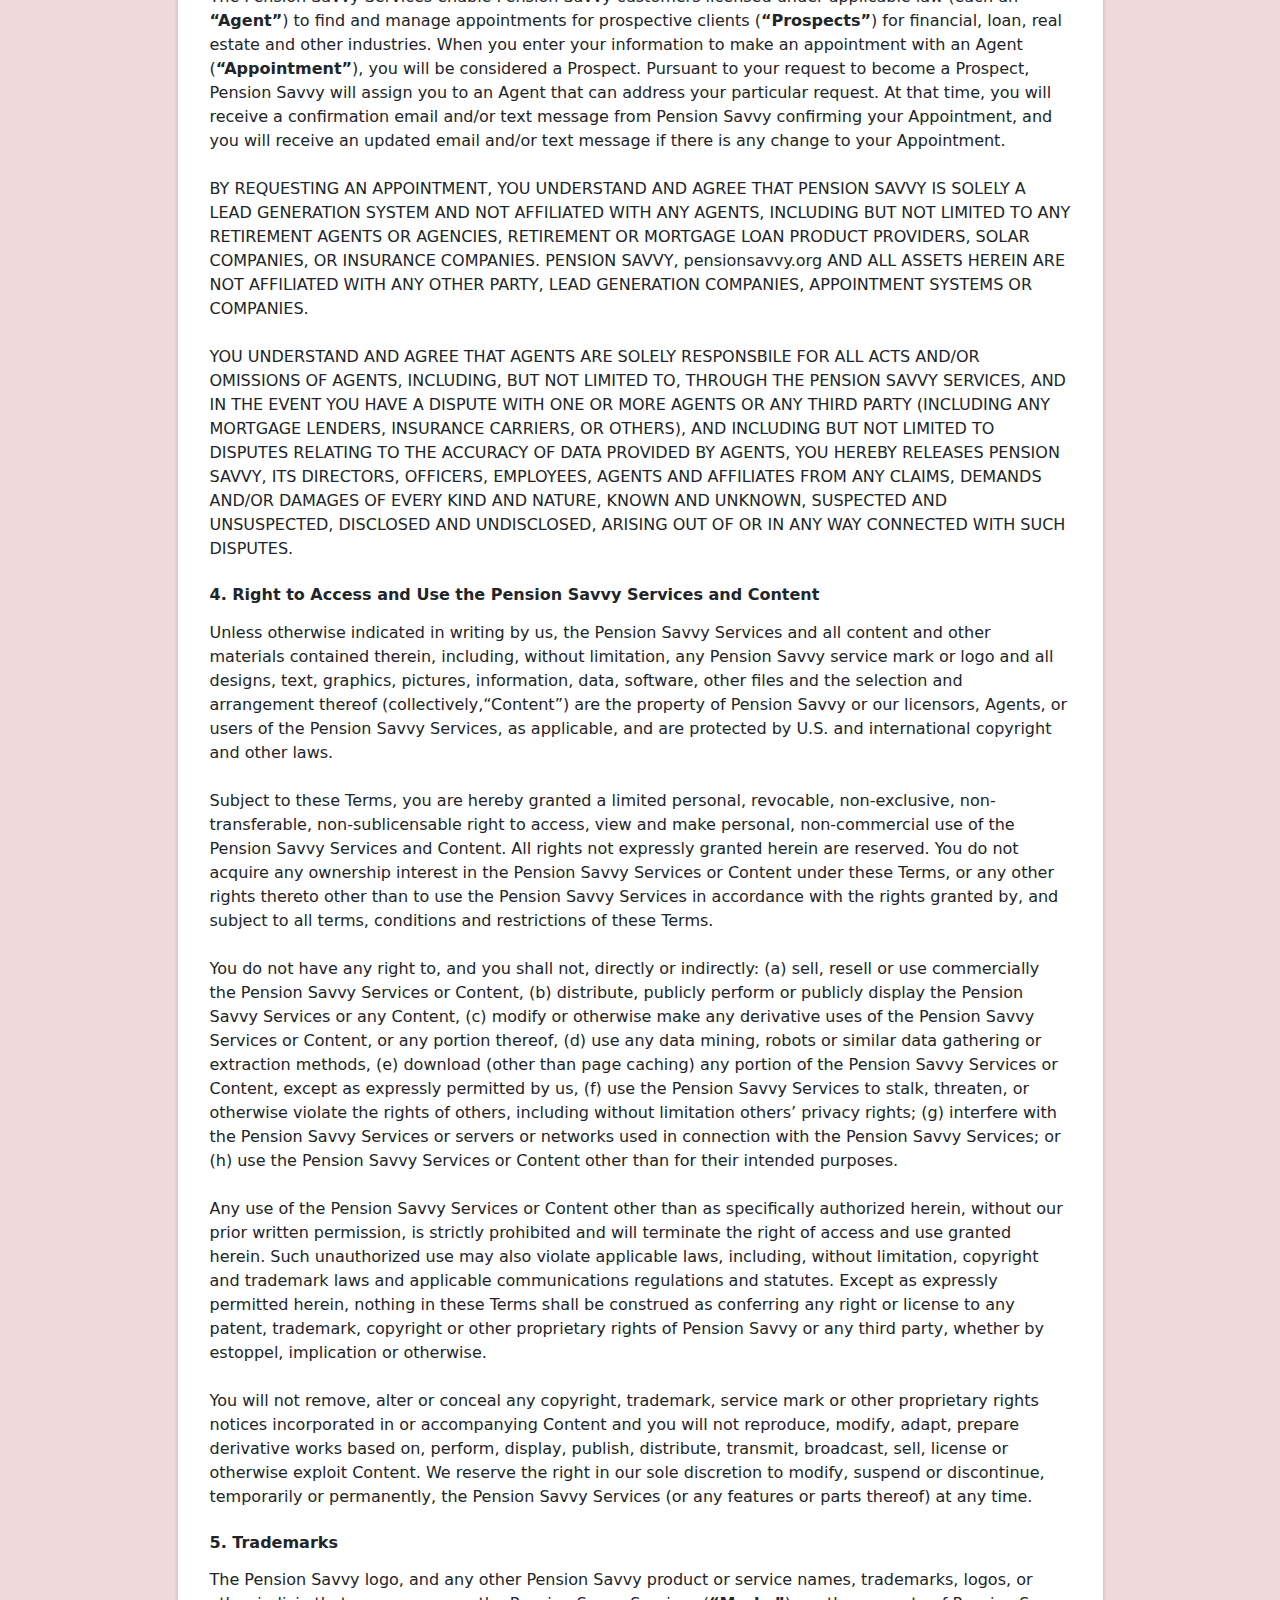
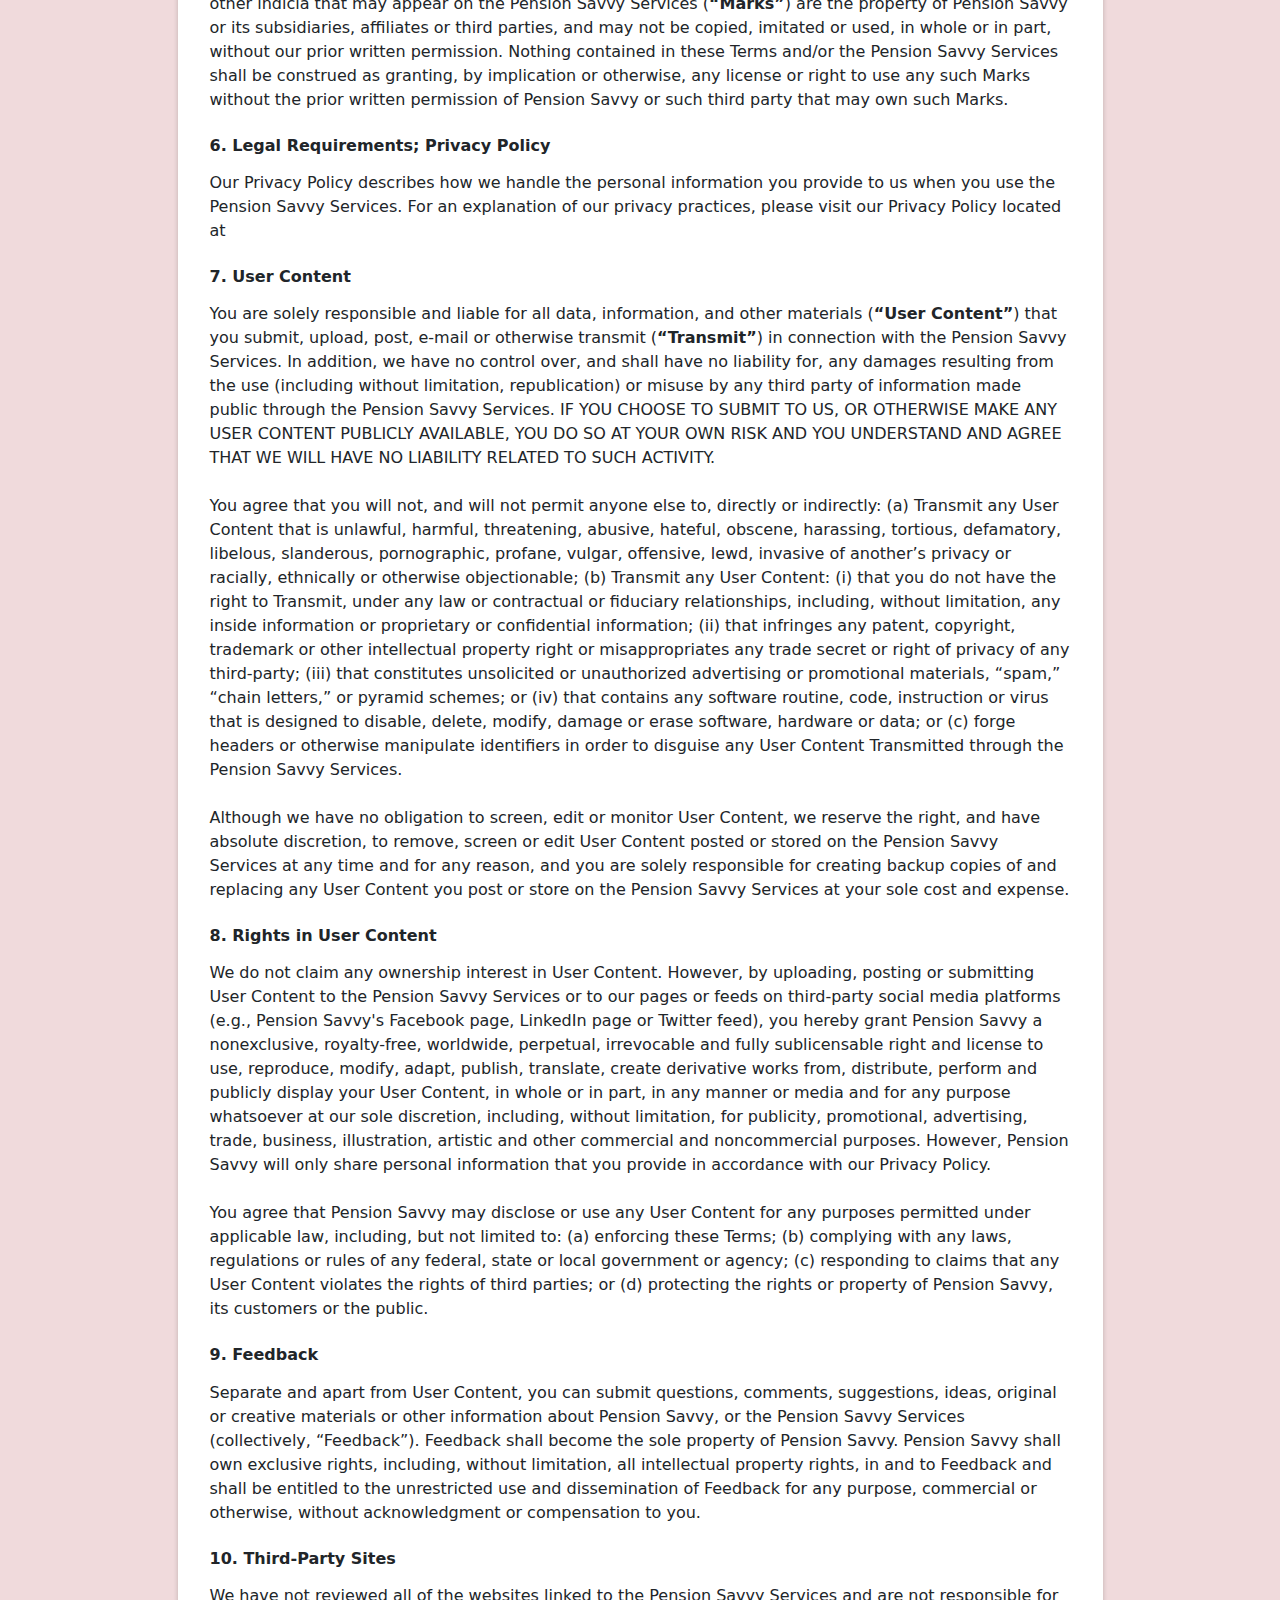
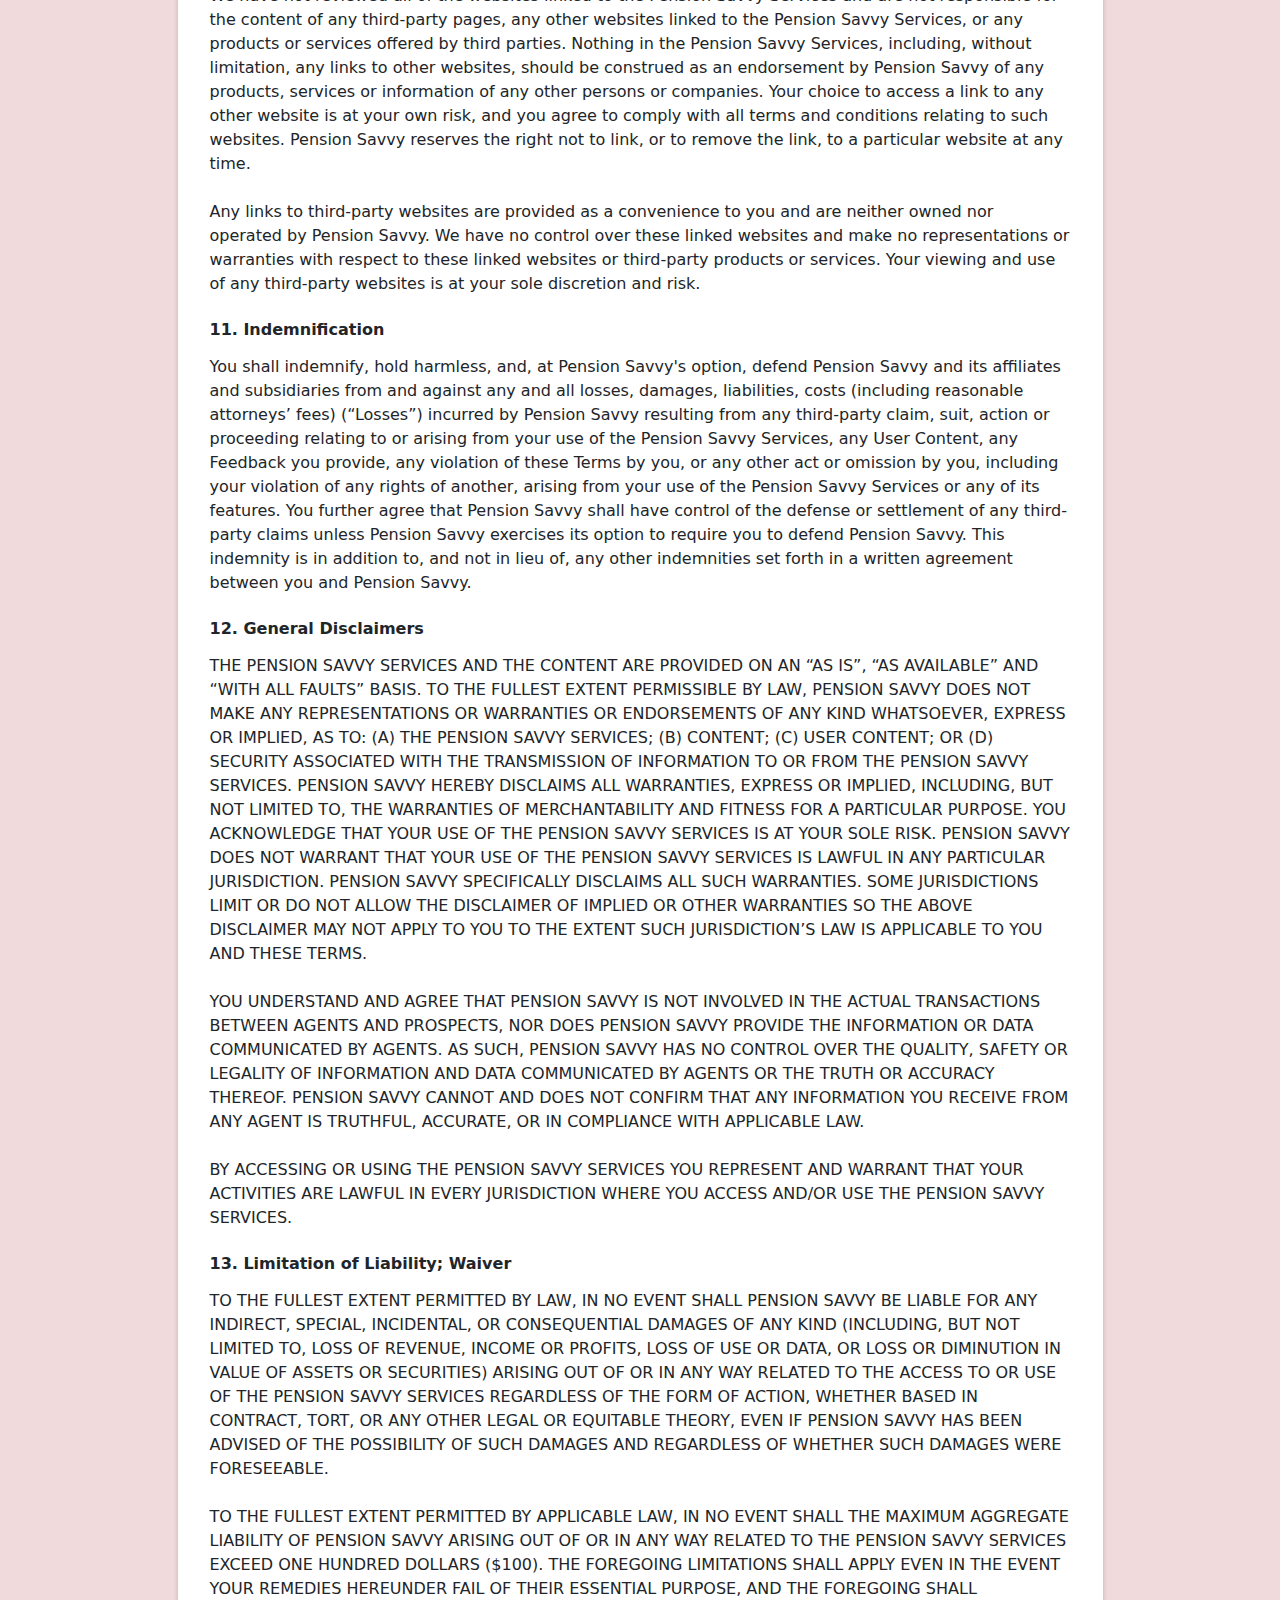
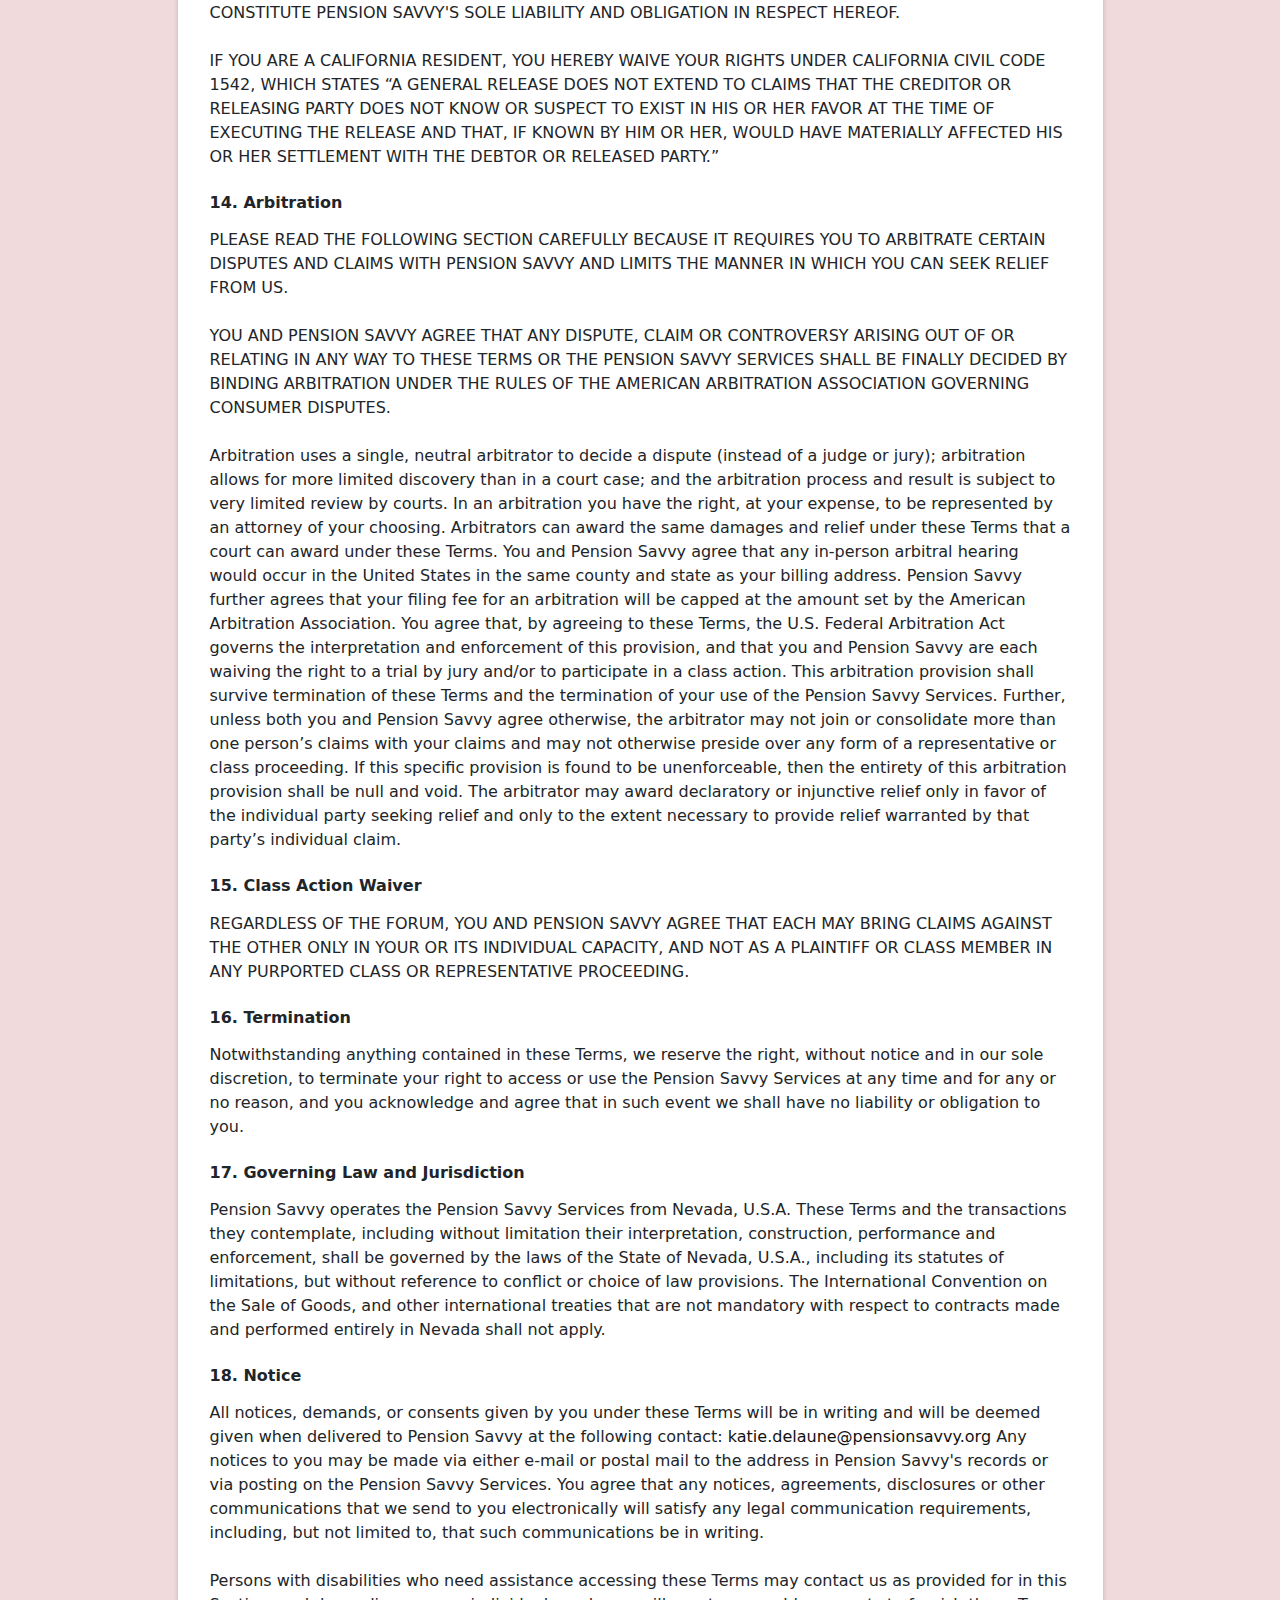
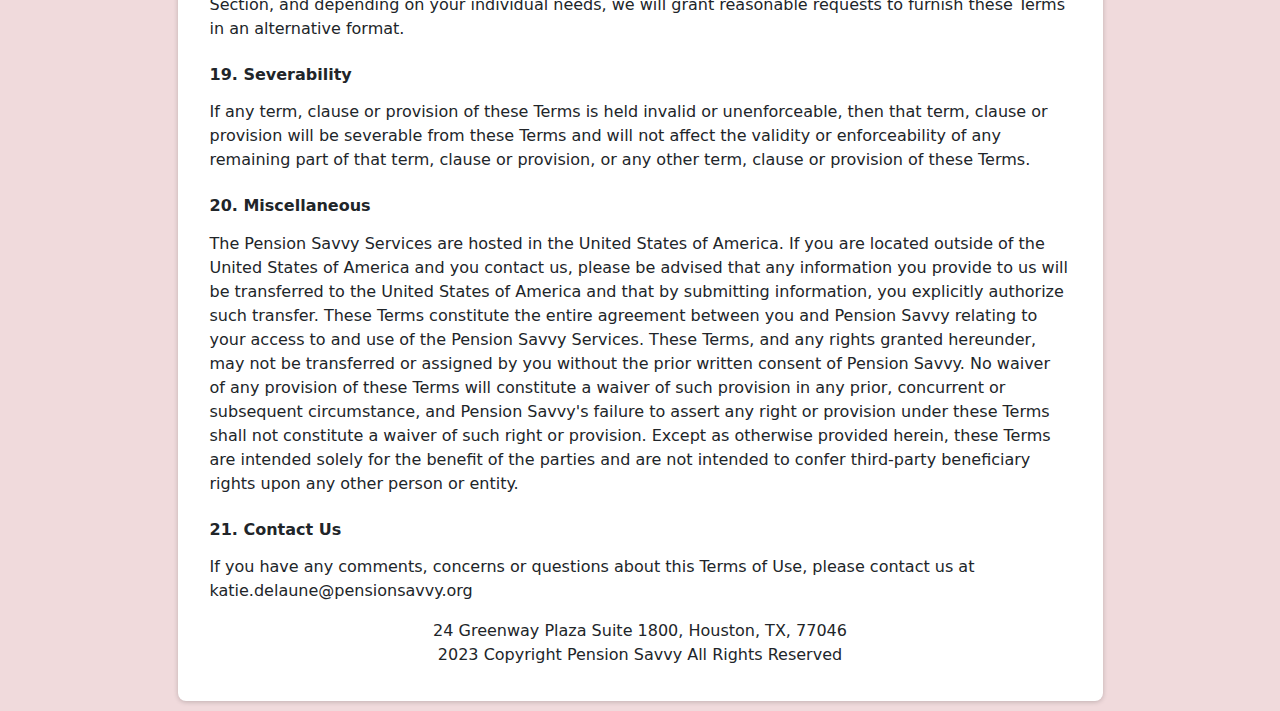
<file: term.html>
<!DOCTYPE html>
<html lang="en">

<head>
    <meta charset="UTF-8" />
    <meta name="viewport" content="width=device-width, initial-scale=1.0" />
    <title>Term of Use</title>
    <link rel="stylesheet" href="term.css" />
    <link href="https://cdn.jsdelivr.net/npm/bootstrap@5.3.3/dist/css/bootstrap.min.css" rel="stylesheet"
        integrity="sha384-QWTKZyjpPEjISv5WaRU9OFeRpok6YctnYmDr5pNlyT2bRjXh0JMhjY6hW+ALEwIH" crossorigin="anonymous" />

</head>

<body>
    <section class="privacy-policy">
        <div class="content-container">
            <div class="container">
                <div class="row">
                    <p class="col-lg-12 text-center heading">
                        <span class="heading">Pension Savvy Terms of Use</span>
                    </p>
                    <p class="col-lg-12 text-center caption">
                        Last Updated: November 2022
                    </p>
                </div>
            </div>
            <div class="heading-1">
                <h4><span class="fw-bold">1. Acceptance of Privacy Policy</span> </h4>
                <p>
                    These Terms of Use (these <span class="fw-bold">“Terms”</span>) govern your access to websites and
                    related services operated by or on behalf of My Appointment System LLC (<span
                        class="fw-bold">“Pension Savvy” “we” or “us”</span>). These Terms are important and affect your
                    legal rights, so please read them carefully. Note this Agreement contains a mandatory arbitration
                    provision that requires the use of arbitration on an individual basis and limits the remedies
                    available to you in the event of certain disputes.
                </p>
                <p>
                    By accessing or using and various
                    related websites and services
                    (collectively, the <span class="fw-bold">“Pension Savvy Services”</span>), you agree to be bound by
                    these Terms and all terms incorporated herein by reference.
                </p>
                <p>
                    You must be 18 years of age or older to use the Pension Savvy Services. By accepting these Terms,
                    you represent that you have the legal authority to do so, and that, if you have accepted these Terms
                    on behalf of any person or entity, you represent that you have legal authority to do so and that
                    such person or entity agrees to be responsible to us if you or such person or entity violates these
                    Terms. If you do not agree to every provision of these Terms, you may not, and we do not authorize
                    you to, access or use the Pension Savvy Services.
                </p>
                <p>
                    By accessing or using the Pension Savvy Services, you represent and warrant that you have not been
                    previously suspended or removed from the Pension Savvy Services or engaged in any activity that
                    could result in suspension or removal from the Pension Savvy Services.
                </p>
                <p>
                    We may revise these Terms at any time for any reason and may provide you notice of these changes by
                    any reasonable means, including through the Pension Savvy Services. You can determine when we last
                    updated these Terms by referring to the “Last Updated” legend at the top of these Terms. Except to
                    the extent that your express consent to any revised Terms is required under applicable law, by
                    continuing to access, browse or use the Pension Savvy Services, you agree to any revised Terms. If
                    you do not agree to any revised Terms, you may not and we do not authorize you to use the Pension
                    Savvy Services. We span ly recommend that you periodically visit this page to review these Terms.
                </p>
            </div>

            <div class="heading-1">
                <h4><span class="fw-bold">2. User Registration</span> </h4>
                <p>
                    These Terms of Use (these <span class="fw-bold">“Terms”</span>) govern your access to websites and
                    related services operated by or on behalf of My Appointment System LLC (<span
                        class="fw-bold">“Pension Savvy” “we” or “us”</span>). These Terms are important and affect your
                    legal rights, so please read them carefully. Note this Agreement contains a mandatory arbitration
                    provision that requires the use of arbitration on an individual basis and limits the remedies
                    available to you in the event of certain disputes.
                </p>

                <p>
                    By accessing or using and
                    various
                    related websites and services
                    (collectively, the <span class="fw-bold">“Pension Savvy Services”</span>), you agree to be bound by
                    these
                    Terms and all terms incorporated herein by reference.
                </p>

                <p>
                    You must be 18 years of age or older to use the Pension Savvy Services. By accepting these Terms,
                    you represent that you have the legal authority to do so, and that, if you have accepted these Terms
                    on behalf of any person or entity, you represent that you have legal authority to do so and that
                    such person or entity agrees to be responsible to us if you or such person or entity violates these
                    Terms. If you do not agree to every provision of these Terms, you may not, and we do not authorize
                    you to, access or use the Pension Savvy Services.
                </p>
                <p>
                    By accessing or using the Pension Savvy Services, you represent and warrant that you have not been
                    previously suspended or removed from the Pension Savvy Services or engaged in any activity that
                    could result in suspension or removal from the Pension Savvy Services.
                </p>

                <p>
                    We may revise these Terms at any time for any reason and may provide you notice of these changes by
                    any reasonable means, including through the Pension Savvy Services. You can determine when we last
                    updated these Terms by referring to the “Last Updated” legend at the top of these Terms. Except to
                    the extent that your express consent to any revised Terms is required under applicable law, by
                    continuing to access, browse or use the Pension Savvy Services, you agree to any revised Terms. If
                    you do not agree to any revised Terms, you may not and we do not authorize you to use the Pension
                    Savvy Services. We span ly recommend that you periodically visit this page to review these Terms.
                </p>

            </div>

            <div class="heading-1">
                <h4><span class="fw-bold">3. Appointments; Release of Pension Savvy </span> </h4>
                <p>
                    The Pension Savvy Services enable Pension Savvy customers licensed under applicable law (each an
                    <span class="fw-bold">“Agent”</span>) to find and manage appointments for prospective clients (<span
                        class="fw-bold">“Prospects”</span>) for financial, loan, real estate and other industries. When
                    you enter your information to make an appointment with an Agent (<span
                        class="fw-bold">“Appointment”</span>), you will be considered a Prospect. Pursuant to your
                    request to become a Prospect, Pension Savvy will assign you to an Agent that can address your
                    particular request. At that time, you will receive a confirmation email and/or text message from
                    Pension Savvy confirming your Appointment, and you will receive an updated email and/or text message
                    if there is any change to your Appointment.
                </p>
                <p>BY REQUESTING AN APPOINTMENT, YOU UNDERSTAND AND AGREE THAT PENSION SAVVY IS SOLELY A LEAD GENERATION
                    SYSTEM AND NOT AFFILIATED WITH ANY AGENTS, INCLUDING BUT NOT LIMITED TO ANY RETIREMENT AGENTS OR
                    AGENCIES, RETIREMENT OR MORTGAGE LOAN PRODUCT PROVIDERS, SOLAR COMPANIES, OR INSURANCE COMPANIES.
                    PENSION SAVVY, pensionsavvy.org AND ALL ASSETS HEREIN ARE NOT AFFILIATED WITH ANY OTHER PARTY, LEAD
                    GENERATION COMPANIES, APPOINTMENT SYSTEMS OR COMPANIES.

                </p>
                <p>
                    YOU UNDERSTAND AND AGREE THAT AGENTS ARE SOLELY RESPONSBILE FOR ALL ACTS AND/OR OMISSIONS OF AGENTS,
                    INCLUDING, BUT NOT LIMITED TO, THROUGH THE PENSION SAVVY SERVICES, AND IN THE EVENT YOU HAVE A
                    DISPUTE WITH ONE OR MORE AGENTS OR ANY THIRD PARTY (INCLUDING ANY MORTGAGE LENDERS, INSURANCE
                    CARRIERS, OR OTHERS), AND INCLUDING BUT NOT LIMITED TO DISPUTES RELATING TO THE ACCURACY OF DATA
                    PROVIDED BY AGENTS, YOU HEREBY RELEASES PENSION SAVVY, ITS DIRECTORS, OFFICERS, EMPLOYEES, AGENTS
                    AND AFFILIATES FROM ANY CLAIMS, DEMANDS AND/OR DAMAGES OF EVERY KIND AND NATURE, KNOWN AND UNKNOWN,
                    SUSPECTED AND UNSUSPECTED, DISCLOSED AND UNDISCLOSED, ARISING OUT OF OR IN ANY WAY CONNECTED WITH
                    SUCH DISPUTES.
                </p>

            </div>

            <div class="heading-1">
                <h4><span class="fw-bold">4. Right to Access and Use the Pension Savvy Services and Content</span> </h4>
                <p>
                    Unless otherwise indicated in writing by us, the Pension Savvy Services and all content and other
                    materials contained therein, including, without limitation, any Pension Savvy service mark or logo
                    and all designs, text, graphics, pictures, information, data, software, other files and the
                    selection and arrangement thereof (collectively,<span>“Content”</span>) are the property of Pension
                    Savvy or our licensors, Agents, or users of the Pension Savvy Services, as applicable, and are
                    protected by U.S. and international copyright and other laws.
                </p>
                <p>
                    Subject to these Terms, you are hereby granted a limited personal, revocable, non-exclusive,
                    non-transferable, non-sublicensable right to access, view and make personal, non-commercial use of
                    the Pension Savvy Services and Content. All rights not expressly granted herein are reserved. You do
                    not acquire any ownership interest in the Pension Savvy Services or Content under these Terms, or
                    any other rights thereto other than to use the Pension Savvy Services in accordance with the rights
                    granted by, and subject to all terms, conditions and restrictions of these Terms.
                </p>
                <p>
                    You do not have any right to, and you shall not, directly or indirectly: (a) sell, resell or use
                    commercially the Pension Savvy Services or Content, (b) distribute, publicly perform or publicly
                    display the Pension Savvy Services or any Content, (c) modify or otherwise make any derivative uses
                    of the Pension Savvy Services or Content, or any portion thereof, (d) use any data mining, robots or
                    similar data gathering or extraction methods, (e) download (other than page caching) any portion of
                    the Pension Savvy Services or Content, except as expressly permitted by us, (f) use the Pension
                    Savvy Services to stalk, threaten, or otherwise violate the rights of others, including without
                    limitation others’ privacy rights; (g) interfere with the Pension Savvy Services or servers or
                    networks used in connection with the Pension Savvy Services; or (h) use the Pension Savvy Services
                    or Content other than for their intended purposes.
                </p>
                <p>
                    Any use of the Pension Savvy Services or Content other than as specifically authorized herein,
                    without our prior written permission, is strictly prohibited and will terminate the right of access
                    and use granted herein. Such unauthorized use may also violate applicable laws, including, without
                    limitation, copyright and trademark laws and applicable communications regulations and statutes.
                    Except as expressly permitted herein, nothing in these Terms shall be construed as conferring any
                    right or license to any patent, trademark, copyright or other proprietary rights of Pension Savvy or
                    any third party, whether by estoppel, implication or otherwise.
                </p>
                <p>
                    You will not remove, alter or conceal any copyright, trademark, service mark or other proprietary
                    rights notices incorporated in or accompanying Content and you will not reproduce, modify, adapt,
                    prepare derivative works based on, perform, display, publish, distribute, transmit, broadcast, sell,
                    license or otherwise exploit Content. We reserve the right in our sole discretion to modify, suspend
                    or discontinue, temporarily or permanently, the Pension Savvy Services (or any features or parts
                    thereof) at any time.
                </p>

            </div>


            <div class="heading-1">
                <h4><span class="fw-bold">5. Trademarks</span> </h4>
                <p>
                    The Pension Savvy logo, and any other Pension Savvy product or service names, trademarks, logos, or
                    other indicia that may appear on the Pension Savvy Services (<span class="fw-bold">“Marks”</span>)
                    are the property of Pension Savvy or its subsidiaries, affiliates or third parties, and may not be
                    copied, imitated or used, in whole or in part, without our prior written permission. Nothing
                    contained in these Terms and/or the Pension Savvy Services shall be construed as granting, by
                    implication or otherwise, any license or right to use any such Marks without the prior written
                    permission of Pension Savvy or such third party that may own such Marks.
                </p>

            </div>


            <div class="heading-1">
                <h4><span class="fw-bold">6. Legal Requirements; Privacy Policy </span> </h4>
                <p>
                    Our Privacy Policy describes how we handle the personal information you provide to us when you use
                    the Pension Savvy Services. For an explanation of our privacy practices, please visit our Privacy
                    Policy located at <a href="#">

                    </a>
                </p>

            </div>


            <div class="heading-1">
                <h4><span class="fw-bold">7. User Content</span> </h4>
                <p>
                    You are solely responsible and liable for all data, information, and other materials (<span
                        class="fw-bold">“User Content”</span>) that you submit, upload, post, e-mail or otherwise
                    transmit (<span class="fw-bold">“Transmit”</span>) in connection with the Pension Savvy Services. In
                    addition, we have no control over, and shall have no liability for, any damages resulting from the
                    use (including without limitation, republication) or misuse by any third party of information made
                    public through the Pension Savvy Services. IF YOU CHOOSE TO SUBMIT TO US, OR OTHERWISE MAKE ANY USER
                    CONTENT PUBLICLY AVAILABLE, YOU DO SO AT YOUR OWN RISK AND YOU UNDERSTAND AND AGREE THAT WE WILL
                    HAVE NO LIABILITY RELATED TO SUCH ACTIVITY.
                </p>
                <p>
                    You agree that you will not, and will not permit anyone else to, directly or indirectly: (a)
                    Transmit any User Content that is unlawful, harmful, threatening, abusive, hateful, obscene,
                    harassing, tortious, defamatory, libelous, slanderous, pornographic, profane, vulgar, offensive,
                    lewd, invasive of another’s privacy or racially, ethnically or otherwise objectionable; (b) Transmit
                    any User Content: (i) that you do not have the right to Transmit, under any law or contractual or
                    fiduciary relationships, including, without limitation, any inside information or proprietary or
                    confidential information; (ii) that infringes any patent, copyright, trademark or other intellectual
                    property right or misappropriates any trade secret or right of privacy of any third-party; (iii)
                    that constitutes unsolicited or unauthorized advertising or promotional materials, “spam,” “chain
                    letters,” or pyramid schemes; or (iv) that contains any software routine, code, instruction or virus
                    that is designed to disable, delete, modify, damage or erase software, hardware or data; or (c)
                    forge headers or otherwise manipulate identifiers in order to disguise any User Content Transmitted
                    through the Pension Savvy Services.
                </p>
                <p>
                    Although we have no obligation to screen, edit or monitor User Content, we reserve the right, and
                    have absolute discretion, to remove, screen or edit User Content posted or stored on the Pension
                    Savvy Services at any time and for any reason, and you are solely responsible for creating backup
                    copies of and replacing any User Content you post or store on the Pension Savvy Services at your
                    sole cost and expense.
                </p>
            </div>


            <div class="heading-1">
                <h4><span class="fw-bold">8. Rights in User Content</span> </h4>
                <p>
                    We do not claim any ownership interest in User Content. However, by uploading, posting or submitting
                    User Content to the Pension Savvy Services or to our pages or feeds on third-party social media
                    platforms (e.g., Pension Savvy's Facebook page, LinkedIn page or Twitter feed), you hereby grant
                    Pension Savvy a nonexclusive, royalty-free, worldwide, perpetual, irrevocable and fully
                    sublicensable right and license to use, reproduce, modify, adapt, publish, translate, create
                    derivative works from, distribute, perform and publicly display your User Content, in whole or in
                    part, in any manner or media and for any purpose whatsoever at our sole discretion, including,
                    without limitation, for publicity, promotional, advertising, trade, business, illustration, artistic
                    and other commercial and noncommercial purposes. However, Pension Savvy will only share personal
                    information that you provide in accordance with our Privacy Policy.
                </p>

                <p>
                    You agree that Pension Savvy may disclose or use any User Content for any purposes permitted under
                    applicable law, including, but not limited to: (a) enforcing these Terms; (b) complying with any
                    laws, regulations or rules of any federal, state or local government or agency; (c) responding to
                    claims that any User Content violates the rights of third parties; or (d) protecting the rights or
                    property of Pension Savvy, its customers or the public.
                </p>

            </div>

            <div class="heading-1">
                <h4><span class="fw-bold">9. Feedback</span> </h4>
                <p>
                    Separate and apart from User Content, you can submit questions, comments, suggestions, ideas,
                    original or creative materials or other information about Pension Savvy, or the Pension Savvy
                    Services (collectively, “Feedback”). Feedback shall become the sole property of Pension Savvy.
                    Pension Savvy shall own exclusive rights, including, without limitation, all intellectual property
                    rights, in and to Feedback and shall be entitled to the unrestricted use and dissemination of
                    Feedback for any purpose, commercial or otherwise, without acknowledgment or compensation to you.
                </p>
            </div>

            <div class="heading-1">
                <h4><span class="fw-bold">10. Third-Party Sites</span> </h4>
                <p>
                    We have not reviewed all of the websites linked to the Pension Savvy Services and are not
                    responsible for the content of any third-party pages, any other websites linked to the Pension Savvy
                    Services, or any products or services offered by third parties. Nothing in the Pension Savvy
                    Services, including, without limitation, any links to other websites, should be construed as an
                    endorsement by Pension Savvy of any products, services or information of any other persons or
                    companies. Your choice to access a link to any other website is at your own risk, and you agree to
                    comply with all terms and conditions relating to such websites. Pension Savvy reserves the right not
                    to link, or to remove the link, to a particular website at any time.
                </p>
                <p>
                    Any links to third-party websites are provided as a convenience to you and are neither owned nor
                    operated by Pension Savvy. We have no control over these linked websites and make no representations
                    or warranties with respect to these linked websites or third-party products or services. Your
                    viewing and use of any third-party websites is at your sole discretion and risk.
                </p>

            </div>

            <div class="heading-1">
                <h4><span class="fw-bold">11. Indemnification </span> </h4>
                <p>
                    You shall indemnify, hold harmless, and, at Pension Savvy's option, defend Pension Savvy and its
                    affiliates and subsidiaries from and against any and all losses, damages, liabilities, costs
                    (including reasonable attorneys’ fees) (“Losses”) incurred by Pension Savvy resulting from any
                    third-party claim, suit, action or proceeding relating to or arising from your use of the Pension
                    Savvy Services, any User Content, any Feedback you provide, any violation of these Terms by you, or
                    any other act or omission by you, including your violation of any rights of another, arising from
                    your use of the Pension Savvy Services or any of its features. You further agree that Pension Savvy
                    shall have control of the defense or settlement of any third-party claims unless Pension Savvy
                    exercises its option to require you to defend Pension Savvy. This indemnity is in addition to, and
                    not in lieu of, any other indemnities set forth in a written agreement between you and Pension
                    Savvy.
                </p>

            </div>


            <div class="heading-1">
                <h4><span class="fw-bold">12. General Disclaimers </span> </h4>
                <p>
                    THE PENSION SAVVY SERVICES AND THE CONTENT ARE PROVIDED ON AN “AS IS”, “AS AVAILABLE” AND “WITH ALL
                    FAULTS” BASIS. TO THE FULLEST EXTENT PERMISSIBLE BY LAW, PENSION SAVVY DOES NOT MAKE ANY
                    REPRESENTATIONS OR WARRANTIES OR ENDORSEMENTS OF ANY KIND WHATSOEVER, EXPRESS OR IMPLIED, AS TO: (A)
                    THE PENSION SAVVY SERVICES; (B) CONTENT; (C) USER CONTENT; OR (D) SECURITY ASSOCIATED WITH THE
                    TRANSMISSION OF INFORMATION TO OR FROM THE PENSION SAVVY SERVICES. PENSION SAVVY HEREBY DISCLAIMS
                    ALL WARRANTIES, EXPRESS OR IMPLIED, INCLUDING, BUT NOT LIMITED TO, THE WARRANTIES OF MERCHANTABILITY
                    AND FITNESS FOR A PARTICULAR PURPOSE. YOU ACKNOWLEDGE THAT YOUR USE OF THE PENSION SAVVY SERVICES IS
                    AT YOUR SOLE RISK. PENSION SAVVY DOES NOT WARRANT THAT YOUR USE OF THE PENSION SAVVY SERVICES IS
                    LAWFUL IN ANY PARTICULAR JURISDICTION. PENSION SAVVY SPECIFICALLY DISCLAIMS ALL SUCH WARRANTIES.
                    SOME JURISDICTIONS LIMIT OR DO NOT ALLOW THE DISCLAIMER OF IMPLIED OR OTHER WARRANTIES SO THE ABOVE
                    DISCLAIMER MAY NOT APPLY TO YOU TO THE EXTENT SUCH JURISDICTION’S LAW IS APPLICABLE TO YOU AND THESE
                    TERMS.
                </p>

                <p>
                    YOU UNDERSTAND AND AGREE THAT PENSION SAVVY IS NOT INVOLVED IN THE ACTUAL TRANSACTIONS BETWEEN
                    AGENTS AND PROSPECTS, NOR DOES PENSION SAVVY PROVIDE THE INFORMATION OR DATA COMMUNICATED BY AGENTS.
                    AS SUCH, PENSION SAVVY HAS NO CONTROL OVER THE QUALITY, SAFETY OR LEGALITY OF INFORMATION AND DATA
                    COMMUNICATED BY AGENTS OR THE TRUTH OR ACCURACY THEREOF. PENSION SAVVY CANNOT AND DOES NOT CONFIRM
                    THAT ANY INFORMATION YOU RECEIVE FROM ANY AGENT IS TRUTHFUL, ACCURATE, OR IN COMPLIANCE WITH
                    APPLICABLE LAW.
                </p>
                <p>
                    BY ACCESSING OR USING THE PENSION SAVVY SERVICES YOU REPRESENT AND WARRANT THAT YOUR ACTIVITIES ARE
                    LAWFUL IN EVERY JURISDICTION WHERE YOU ACCESS AND/OR USE THE PENSION SAVVY SERVICES.
                </p>

            </div>


            <div class="heading-1">
                <h4><span class="fw-bold">13. Limitation of Liability; Waiver
                    </span> </h4>

                <p>
                    TO THE FULLEST EXTENT PERMITTED BY LAW, IN NO EVENT SHALL PENSION SAVVY BE LIABLE FOR ANY INDIRECT,
                    SPECIAL, INCIDENTAL, OR CONSEQUENTIAL DAMAGES OF ANY KIND (INCLUDING, BUT NOT LIMITED TO, LOSS OF
                    REVENUE, INCOME OR PROFITS, LOSS OF USE OR DATA, OR LOSS OR DIMINUTION IN VALUE OF ASSETS OR
                    SECURITIES) ARISING OUT OF OR IN ANY WAY RELATED TO THE ACCESS TO OR USE OF THE PENSION SAVVY
                    SERVICES REGARDLESS OF THE FORM OF ACTION, WHETHER BASED IN CONTRACT, TORT, OR ANY OTHER LEGAL OR
                    EQUITABLE THEORY, EVEN IF PENSION SAVVY HAS BEEN ADVISED OF THE POSSIBILITY OF SUCH DAMAGES AND
                    REGARDLESS OF WHETHER SUCH DAMAGES WERE FORESEEABLE.
                </p>
                <p>
                    TO THE FULLEST EXTENT PERMITTED BY APPLICABLE LAW, IN NO EVENT SHALL THE MAXIMUM AGGREGATE LIABILITY
                    OF PENSION SAVVY ARISING OUT OF OR IN ANY WAY RELATED TO THE PENSION SAVVY SERVICES EXCEED ONE
                    HUNDRED DOLLARS ($100). THE FOREGOING LIMITATIONS SHALL APPLY EVEN IN THE EVENT YOUR REMEDIES
                    HEREUNDER FAIL OF THEIR ESSENTIAL PURPOSE, AND THE FOREGOING SHALL CONSTITUTE PENSION SAVVY'S SOLE
                    LIABILITY AND OBLIGATION IN RESPECT HEREOF.
                </p>
                <p>
                    IF YOU ARE A CALIFORNIA RESIDENT, YOU HEREBY WAIVE YOUR RIGHTS UNDER CALIFORNIA CIVIL CODE 1542,
                    WHICH STATES “A GENERAL RELEASE DOES NOT EXTEND TO CLAIMS THAT THE CREDITOR OR RELEASING PARTY DOES
                    NOT KNOW OR SUSPECT TO EXIST IN HIS OR HER FAVOR AT THE TIME OF EXECUTING THE RELEASE AND THAT, IF
                    KNOWN BY HIM OR HER, WOULD HAVE MATERIALLY AFFECTED HIS OR HER SETTLEMENT WITH THE DEBTOR OR
                    RELEASED PARTY.”
                </p>

            </div>


            <div class="heading-1">
                <h4><span class="fw-bold">14. Arbitration</span> </h4>

                <p>
                    PLEASE READ THE FOLLOWING SECTION CAREFULLY BECAUSE IT REQUIRES YOU TO ARBITRATE CERTAIN DISPUTES
                    AND CLAIMS WITH PENSION SAVVY AND LIMITS THE MANNER IN WHICH YOU CAN SEEK RELIEF FROM US.
                </p>

                <p>
                    YOU AND PENSION SAVVY AGREE THAT ANY DISPUTE, CLAIM OR CONTROVERSY ARISING OUT OF OR RELATING IN ANY
                    WAY TO THESE TERMS OR THE PENSION SAVVY SERVICES SHALL BE FINALLY DECIDED BY BINDING ARBITRATION
                    UNDER THE RULES OF THE AMERICAN ARBITRATION ASSOCIATION GOVERNING CONSUMER DISPUTES.
                </p>
                <p>
                    Arbitration uses a single, neutral arbitrator to decide a dispute (instead of a judge or jury);
                    arbitration allows for more limited discovery than in a court case; and the arbitration process and
                    result is subject to very limited review by courts. In an arbitration you have the right, at your
                    expense, to be represented by an attorney of your choosing. Arbitrators can award the same damages
                    and relief under these Terms that a court can award under these Terms. You and Pension Savvy agree
                    that any in-person arbitral hearing would occur in the United States in the same county and state as
                    your billing address. Pension Savvy further agrees that your filing fee for an arbitration will be
                    capped at the amount set by the American Arbitration Association. You agree that, by agreeing to
                    these Terms, the U.S. Federal Arbitration Act governs the interpretation and enforcement of this
                    provision, and that you and Pension Savvy are each waiving the right to a trial by jury and/or to
                    participate in a class action. This arbitration provision shall survive termination of these Terms
                    and the termination of your use of the Pension Savvy Services. Further, unless both you and Pension
                    Savvy agree otherwise, the arbitrator may not join or consolidate more than one person’s claims with
                    your claims and may not otherwise preside over any form of a representative or class proceeding. If
                    this specific provision is found to be unenforceable, then the entirety of this arbitration
                    provision shall be null and void. The arbitrator may award declaratory or injunctive relief only in
                    favor of the individual party seeking relief and only to the extent necessary to provide relief
                    warranted by that party’s individual claim.
                </p>
            </div>


            <div class="heading-1">
                <h4><span class="fw-bold">15. Class Action Waiver</span> </h4>
                <p>
                    REGARDLESS OF THE FORUM, YOU AND PENSION SAVVY AGREE THAT EACH MAY BRING CLAIMS AGAINST THE OTHER
                    ONLY IN YOUR OR ITS INDIVIDUAL CAPACITY, AND NOT AS A PLAINTIFF OR CLASS MEMBER IN ANY PURPORTED
                    CLASS OR REPRESENTATIVE PROCEEDING.
                </p>

            </div>

            <div class="heading-1">
                <h4><span class="fw-bold">16. Termination </span> </h4>
                <p>

                    Notwithstanding anything contained in these Terms, we reserve the right, without notice and in our
                    sole discretion, to terminate your right to access or use the Pension Savvy Services at any time and
                    for any or no reason, and you acknowledge and agree that in such event we shall have no liability or
                    obligation to you.
                </p>
            </div>


            <div class="heading-1">
                <h4><span class="fw-bold">17. Governing Law and Jurisdiction </span> </h4>
                <p>
                    Pension Savvy operates the Pension Savvy Services from Nevada, U.S.A. These Terms and the
                    transactions they contemplate, including without limitation their interpretation, construction,
                    performance and enforcement, shall be governed by the laws of the State of Nevada, U.S.A., including
                    its statutes of limitations, but without reference to conflict or choice of law provisions. The
                    International Convention on the Sale of Goods, and other international treaties that are not
                    mandatory with respect to contracts made and performed entirely in Nevada shall not apply.
                </p>

            </div>


            <div class="heading-1">
                <h4><span class="fw-bold">18. Notice </span> </h4>
                <p>

                    All notices, demands, or consents given by you under these Terms will be in writing and will be
                    deemed given when delivered to Pension Savvy at the following contact: <a href="#"
                        style="text-decoration: none; color: #111111;">katie.delaune@pensionsavvy.org</a> Any notices to
                    you may be made via either e-mail or postal mail to the address in Pension Savvy's records or via
                    posting on the Pension Savvy Services. You agree that any notices, agreements, disclosures or other
                    communications that we send to you electronically will satisfy any legal communication requirements,
                    including, but not limited to, that such communications be in writing.
                </p>
                <p>
                    Persons with disabilities who need assistance accessing these Terms may contact us as provided for
                    in this Section, and depending on your individual needs, we will grant reasonable requests to
                    furnish these Terms in an alternative format.
                </p>

            </div>


            <div class="heading-1">
                <h4><span class="fw-bold">19. Severability </span> </h4>
                <p>
                    If any term, clause or provision of these Terms is held invalid or unenforceable, then that term,
                    clause or provision will be severable from these Terms and will not affect the validity or
                    enforceability of any remaining part of that term, clause or provision, or any other term, clause or
                    provision of these Terms.
                </p>
            </div>

            <div class="heading-1">
                <h4><span class="fw-bold">20. Miscellaneous </span> </h4>
                <p>
                    The Pension Savvy Services are hosted in the United States of America. If you are located outside of
                    the United States of America and you contact us, please be advised that any information you provide
                    to us will be transferred to the United States of America and that by submitting information, you
                    explicitly authorize such transfer. These Terms constitute the entire agreement between you and
                    Pension Savvy relating to your access to and use of the Pension Savvy Services. These Terms, and any
                    rights granted hereunder, may not be transferred or assigned by you without the prior written
                    consent of Pension Savvy. No waiver of any provision of these Terms will constitute a waiver of such
                    provision in any prior, concurrent or subsequent circumstance, and Pension Savvy's failure to assert
                    any right or provision under these Terms shall not constitute a waiver of such right or provision.
                    Except as otherwise provided herein, these Terms are intended solely for the benefit of the parties
                    and are not intended to confer third-party beneficiary rights upon any other person or entity.
                </p>
            </div>

            <div class="heading-1">
                <h4><span class="fw-bold">21. Contact Us </span> </h4>
                <p>
                    If you have any comments, concerns or questions about this Terms of Use, please contact us at
                    katie.delaune@pensionsavvy.org </p>
            </div>


            <div class="container footer">
                <div class="row">
                    <div class="footer-1 col-lg-12 text-center">
                        <p class="text">
                            24 Greenway Plaza Suite 1800, Houston, TX, 77046
                        </p>
                    </div>
                    <div class="footer-1 col-lg-12 text-center">
                        <p class="footer-12 test">
                            2023 Copyright Pension Savvy All Rights Reserved
                        </p>
                    </div>
                </div>
            </div>

        </div>
    </section>
</body>

</html>
</file>
<file: style.css>
* {
    margin: 0;
    padding: 0;
    box-sizing: border-box;
}

/* =====body===== */

body {
    background-image: url("pic\ \(1\).jpg");
    background-repeat: no-repeat;
    background-size: cover;
    min-height: 100vh;
    width: 100%
}

section.text{
margin-left: 1rem;
}


.id {
    width: auto;
    margin: 0 auto;
}

.nav {
    padding: 1.5rem;
    padding-top: 3.5rem;
    align-items: center;
}

.logo {
    font-weight: 400;
    font-size: 1.5rem;
    color: #ffffff;
    /* letter-spacing: 0.1rem; */
    /* padding-left: rem; */
}

.contact {

    color: #ffffff;
    font-weight: 300;
    font-size: 1.5rem;
}

/* ====main==== */

p.h1 {
    color: white;
    font-style: italic;
    font-size: 2.5rem;
    padding-top: 5rem;
}

p.h2 {
    color: #F7ECEC;
    font-style: italic;
    font-size: 1.3rem;
    padding-top: 4rem;
    line-height: 2rem;
}

.btn-white {
    text-decoration: none;
    font-size: 1.2rem;
    display: inline-block;
    padding: 1rem 2rem;
    position: relative;
    color: black;
    background-color: white;
    border-radius: 0;
    /* margin-left: rem; */
    margin-top: 1rem;
}

.text {
    color: black;
    line-height: 2rem;
}

p.h3 {
    color: #F7ECEC;
    font-style: italic;
    font-size: 1.5rem;
    padding-top: 4rem;
    font-weight: 300;
}

.footer a {
    color: #F7ECEC;
    text-decoration: none;

}

.first {
    text-align: end;
}

.last {
    text-align: start;
}

.footer-link:hover {
    background: white;
    color: black;
    padding: .5rem .5rem;
    border-radius: 50px;
    margin: 0 10px;
    transition: .5s ease-in;




}


h1 a{
    margin-right: -2rem;
    font-size: 1.2rem;
}

.footer {
    padding: 20px 0;
    padding-top: 120px;
    min-height: 100px;
    align-items: center;
}


@media (max-width:768px) {
    .id {
        width: 100%;
    }

    .nav {
        display: flex;
        justify-content: space-between;
        padding: 0;
        padding-left: .3rem;
        padding-top: 2rem;
    }

    .logo {
        font-size: 1.5rem;
        letter-spacing: 0.2px;
    }

    .contact {
        font-size: 1rem;
    }

    p.h1 {
        font-size: 1.8rem;
        padding-top: 5rem;
        padding-left: 2rem;
    }

    p.h2 {
        font-size: 1.1rem;
        padding-top: 2rem;
        padding-left: 2rem;
    }

    p.h3 {
        font-size: 1.5rem;
        padding-top: 4rem;
        padding-left: 2.3rem;
        line-height: 2.5rem;

    }

    .btn-white {


        align-items: center;
        text-align: center;
        line-height: 2rem;
        display: flex;
        flex-direction: column;
        font-size: .7rem;

        /* margin-left: .1rem; */


    }

.low{
    justify-content: center;
    display: flex;
    height: 100px;
    padding: 3px 0;
    margin-top: 55px;
}
.low a {
    padding-bottom: 30px;

}
    .footer-links {

        padding-top: 2px;
        padding-bottom: 20px;
    }

    .footer-link {
        font-size: 20px;
        margin: 0;
        padding-top: 10px;
    }

    .first {
        text-align: center;
        font-size: 1.5rem;
    }

    .last {
        text-align: center;
        font-size: 1.5rem;
    }
}

@media (max-width:990px) {
    .btn-white {
        color: black;
        line-height: 2rem;
    }
    /* .btn-white {
        text-decoration: none;
        font-size: 1.6rem;
        display: inline-block;
        padding: 0;
        position: relative;
        background-color: white;
        margin-left: 1.7rem;
        margin-top: 2rem;
        padding-right: 9px;
        width: 92%;
        text-align: center;
        margin-bottom: 20px;
        padding-top: 1rem;
        padding-bottom: 1rem;
    } */
    .first {
        text-align: center;

        font-size: 1.5rem;
    }

    .last {
        text-align: center;
        font-size: 1.5rem;
    }
}
</file>
<file: privacy.css>
* {
    margin: 0;
    padding: 0;
    box-sizing: border-box;
}

body {
    background-color: rgb(240, 218, 220) !important;

}


.privacy-policy {
    align-items: center;
    padding: 0 15px;
    display: flex;
    justify-content: center;

}

.content-container {
    width: 74%;
    margin-top: 10px;
    border-radius: 8px;
    text-align: left;
    background-color: rgb(255, 255, 255);
    padding: 29px 32px 18px;
    box-shadow: rgba(0, 0, 0, 0.2) 0px 1px 5px 0px;
    margin-bottom: 10px;
}

.top {
    text-align: center;
}

.heading {
    font-size: 2rem;
    font-weight: bold;
}

p.caption {
    margin-top: -1rem;
}

.sub-heading {
    text-align: center;
    font-size: 1.2rem;
    font-weight: bolder;
    padding-top: 1.3rem;
}

.heading-1 {
    margin-top: 1.5rem;
}

.heading-1 h4 {
    font-size: 1.3rem;
    font-weight: bolder;
}

.heading-1 p {
    padding-top: .5rem;
}


@media (max-width:768px) {
    .heading {
        font-size: 1rem;
        font-weight: bold;
    }

    body {
        background-color: #ffffff !important;
    }

    .tr {
        font-size: .9rem;
    }

    
    .ter {
        font-size: .7rem;
    }

    .privacy-policy {
        flex: none;
        justify-content: center;
        align-items: center;
        padding: 0px 0px;
    }

    .content-container {
        width: 100%;
        margin-top: 0px;
        margin-bottom: 0px;
        box-shadow: 0 4px 10px rgba(0, 0, 0, 0.1);
        border-radius: 8px;
        text-align: left;
        background-color: rgb(255, 255, 255);
        padding: 29px 32px 18px;
        border-radius: 6px;
        box-shadow: rgba(0, 0, 0, 0.2) 0px 1px 5px 0px;
        background-image: none;
        column-gap: unset !important;
        font-style: normal;
        font-family: "Poppins";
    }

    .link {
        word-break: break-all;
    }



}

/* .content-container {
    width: 74%;
    margin-top: 10px;
    box-shadow: 0 4px 10px rgba(0, 0, 0, 0.1);
    border-radius: 8px;
    text-align: left;
    background-color: rgb(255, 255, 255);
    padding: 29px 32px 18px;
    border-radius: 6px;
    box-shadow: rgba(0, 0, 0, 0.2) 0px 1px 5px 0px;
    background-image: none;
    column-gap: unset !important;
    font-style: normal;
    font-family: "Poppins";
    margin-bottom: 10px;

} */
</file>
<file: term.css>
* {
    margin: 0;
    padding: 0;
    box-sizing: border-box;
}

body {
    background-color: rgb(240, 218, 220) !important;

}


.privacy-policy {
    align-items: center;
    padding: 0 15px;
    display: flex;
    justify-content: center;

}

.content-container {
    width: 74%;
    margin-top: 10px;
    border-radius: 8px;
    text-align: left;
    background-color: rgb(255, 255, 255);
    padding: 29px 32px 18px;
    box-shadow: rgba(0, 0, 0, 0.2) 0px 1px 5px 0px;
    margin-bottom: 10px;
}

.top {
    text-align: center;
}

.heading {
    font-size: 1.5rem;
    font-weight: bolder;
}

p.caption {
    margin-top: -1.2rem;
}

.sub-heading {
    text-align: center;
    font-size: 1.2rem;
    font-weight: bolder;
    padding-top: 1.3rem;
}

.heading-1 {
    margin-top: 1.5rem;
}

.heading-1 h4 {
    font-size: 1rem;
    font-weight: bold;
}

.heading-1 p {
    padding-top: .5rem;
}

.test {
    margin-top: -1rem;
}

@media (max-width:768px) {
    .heading {
        font-size: 1rem;
        font-weight: bold;
    }

    body {
        background-color: #ffffff !important;
    }

    .tr {
        font-size: .9rem;
    }


    .ter {
        font-size: .7rem;
    }

    .privacy-policy {
        flex: none;
        justify-content: center;
        align-items: center;
        padding: 0px 0px;
    }

    .content-container {
        width: 100%;
        margin-top: 0px;
        margin-bottom: 0px;
        box-shadow: 0 4px 10px rgba(0, 0, 0, 0.1);
        border-radius: 8px;
        text-align: left;
        background-color: rgb(255, 255, 255);
        padding: 29px 32px 18px;
        border-radius: 6px;
        box-shadow: rgba(0, 0, 0, 0.2) 0px 1px 5px 0px;
        background-image: none;
        column-gap: unset !important;
        font-style: normal;
        font-family: "Poppins";
    }

    .link {
        word-break: break-all;
    }



}

/* .content-container {
    width: 74%;
    margin-top: 10px;
    box-shadow: 0 4px 10px rgba(0, 0, 0, 0.1);
    border-radius: 8px;
    text-align: left;
    background-color: rgb(255, 255, 255);
    padding: 29px 32px 18px;
    border-radius: 6px;
    box-shadow: rgba(0, 0, 0, 0.2) 0px 1px 5px 0px;
    background-image: none;
    column-gap: unset !important;
    font-style: normal;
    font-family: "Poppins";
    margin-bottom: 10px;

} */
</file>
